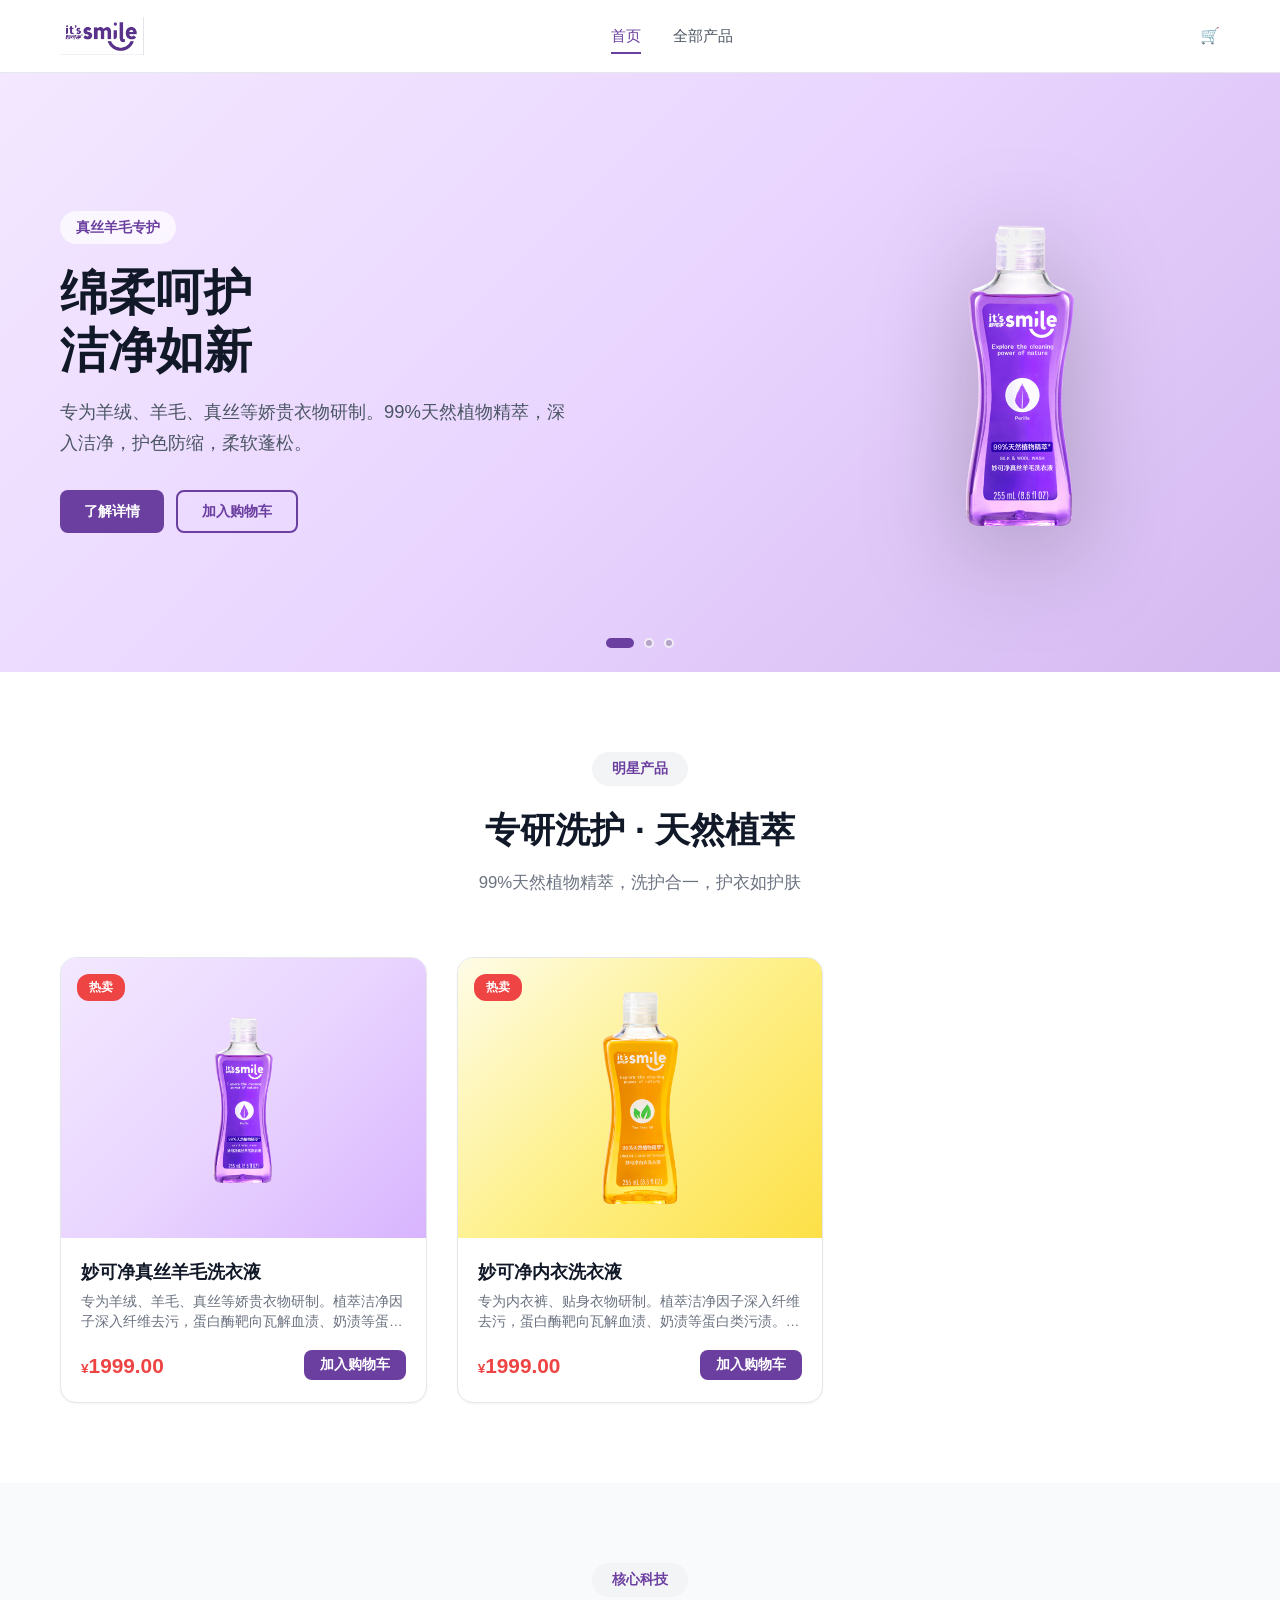
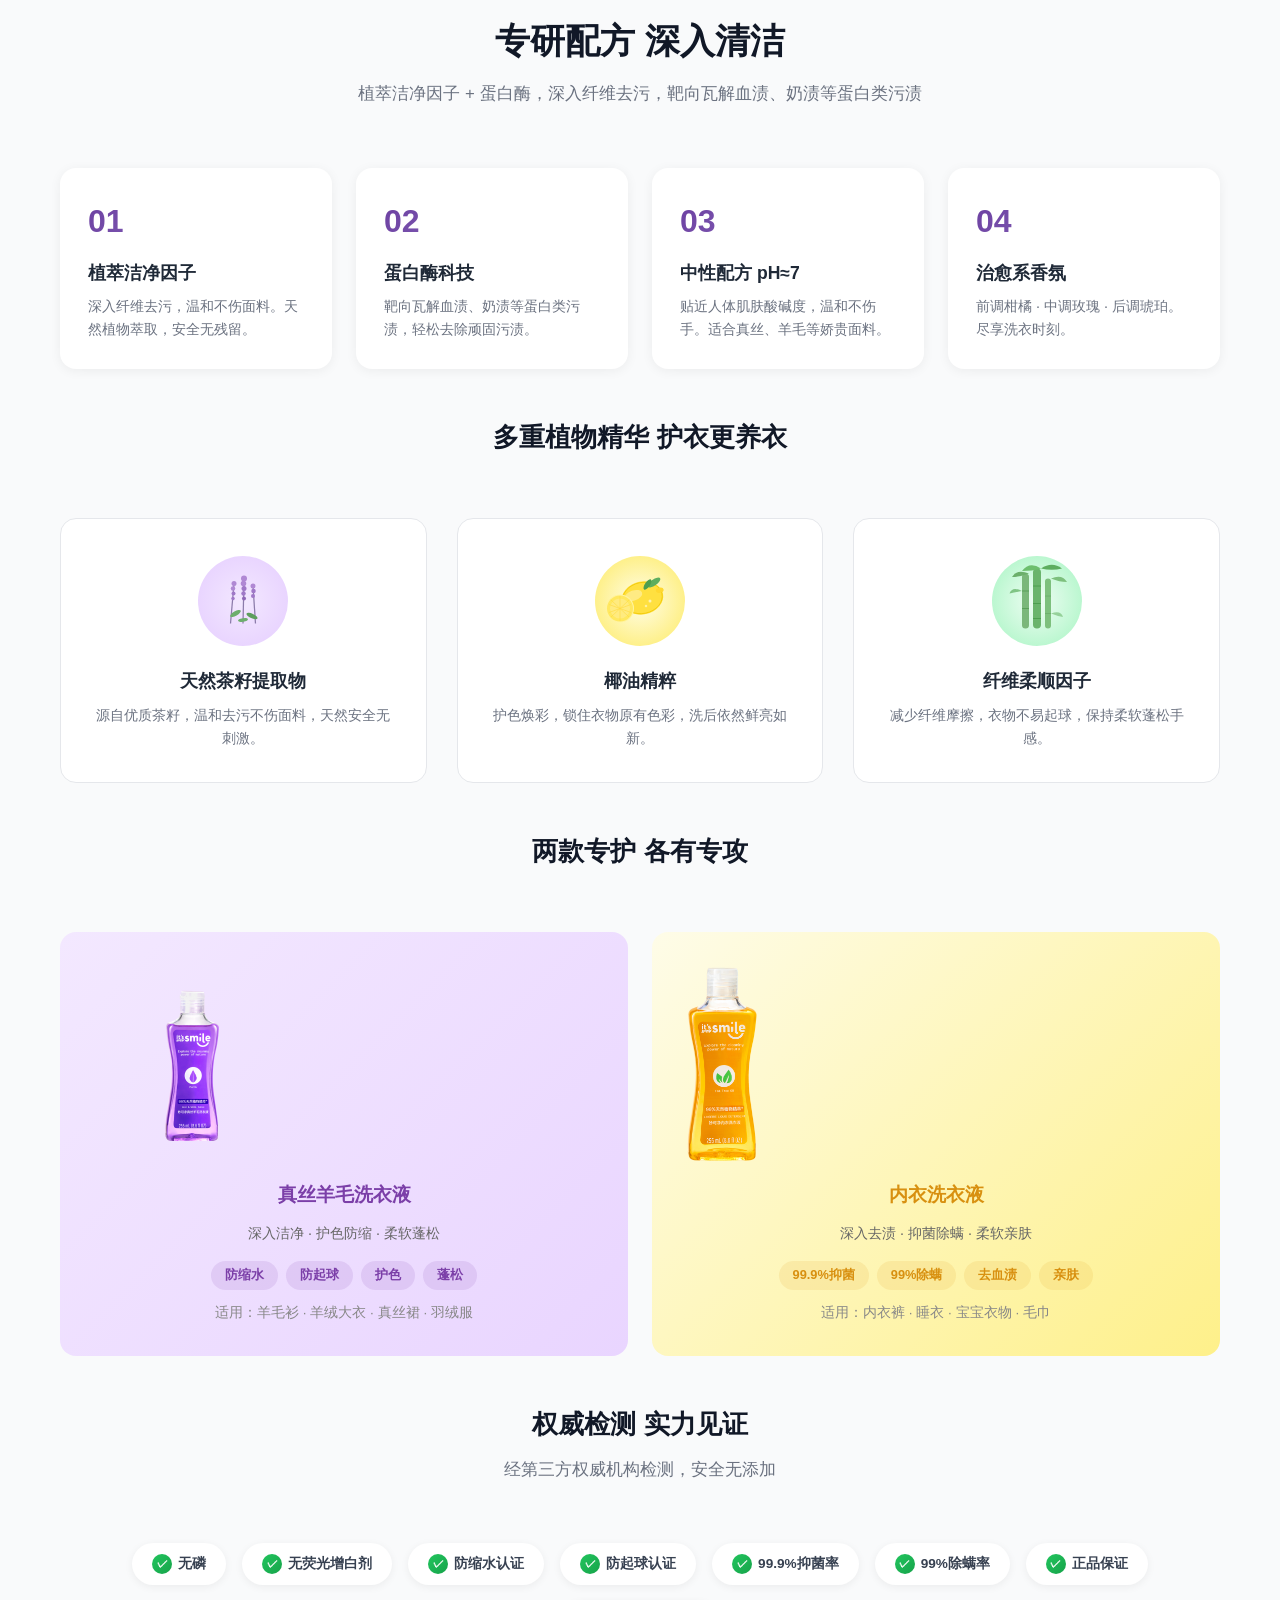
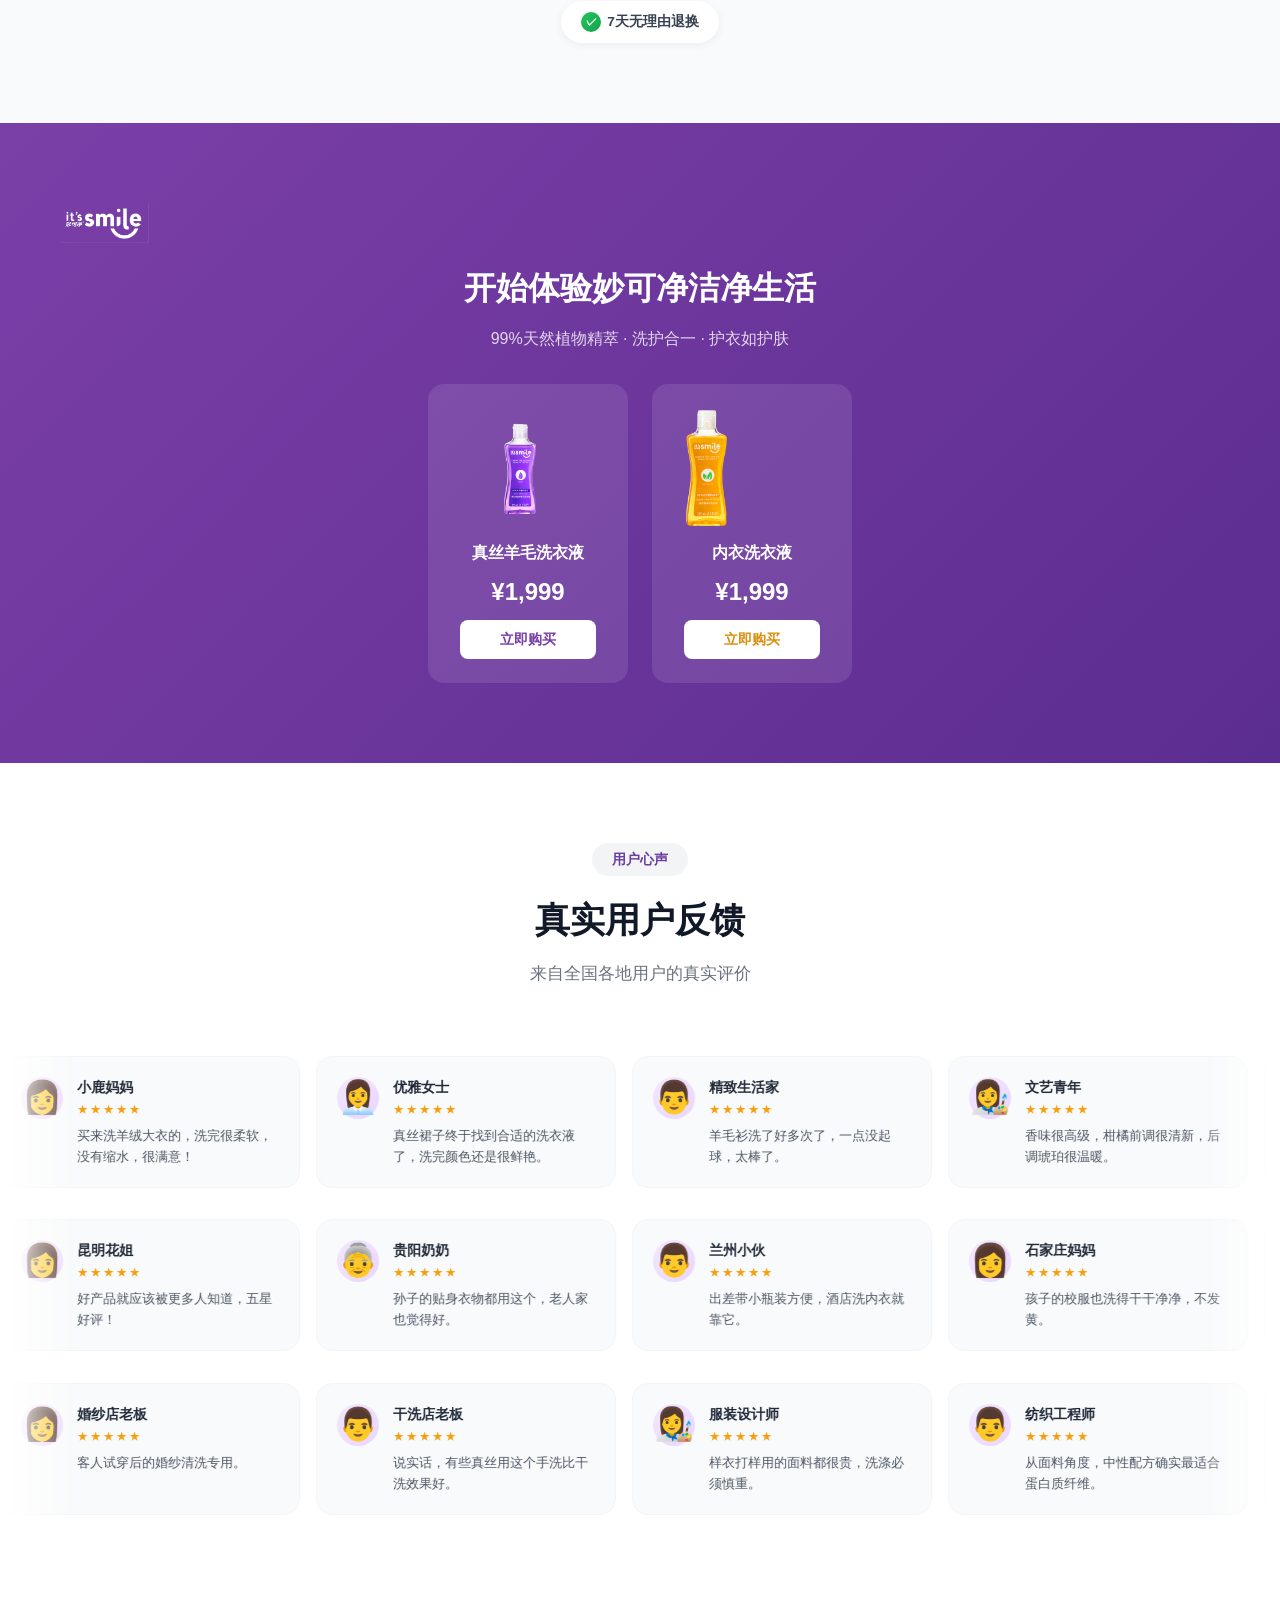
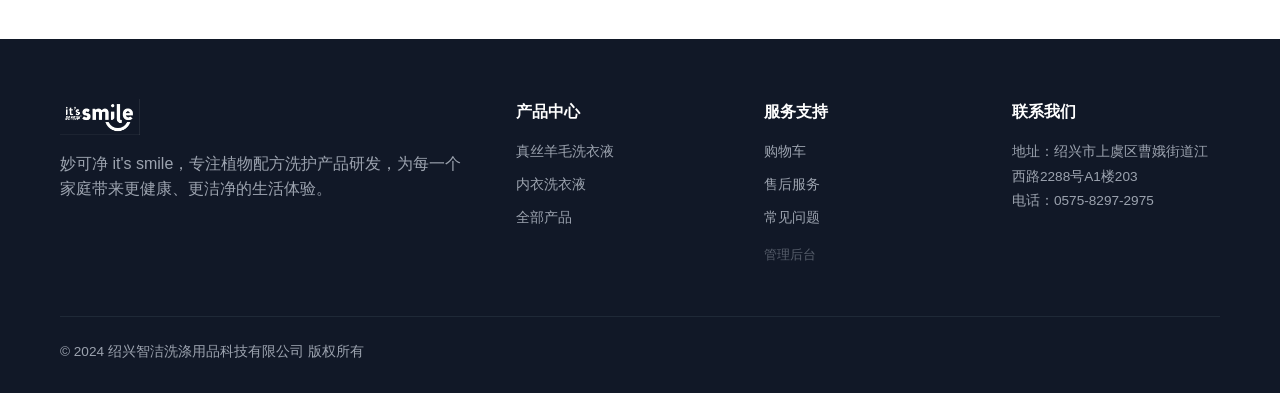
<file: index.html>
<!DOCTYPE html>
<html lang="zh-CN">
<head>
  <meta charset="UTF-8">
  <meta name="viewport" content="width=device-width, initial-scale=1.0">
  <title>妙可净 it's smile - Explore the cleaning power of nature</title>
  <meta name="description" content="妙可净 it's smile，99%天然植物精萃，专研真丝羊毛洗衣液与内衣洗衣液。深入洁净，温和呵护。">
  <link rel="stylesheet" href="css/style.css">
</head>
<body>
  <!-- Header -->
  <header class="header">
    <nav class="nav container">
      <a href="index.html" class="logo">
        <img src="images/logo-dark.png" alt="妙可净 it's smile" class="logo-img">
      </a>
      <div class="nav-links">
        <a href="index.html" class="active">首页</a>
        <a href="products.html">全部产品</a>
      </div>
      <div class="nav-actions">
        <a href="cart.html" class="cart-icon">🛒 <span class="cart-badge" id="cart-badge"></span></a>
      </div>
    </nav>
  </header>

  <!-- Hero Carousel -->
  <section class="hero" id="hero-carousel">
    <div class="hero-slides">
      <!-- Slide 1: 真丝羊毛洗衣液 -->
      <div class="hero-slide active" style="background:linear-gradient(135deg,#f3e8ff 0%,#e9d5ff 50%,#d4b8f0 100%);">
        <div class="container hero-content">
          <div class="hero-text">
            <span class="hero-tag">真丝羊毛专护</span>
            <h1 class="hero-title">绵柔呵护<br>洁净如新</h1>
            <p class="hero-desc">专为羊绒、羊毛、真丝等娇贵衣物研制。99%天然植物精萃，深入洁净，护色防缩，柔软蓬松。</p>
            <div style="display:flex;gap:12px;margin-top:24px;">
              <a href="product-detail.html?id=1" class="btn btn-primary">了解详情</a>
              <button class="btn btn-outline" onclick="cart.addItem(1)">加入购物车</button>
            </div>
          </div>
          <div class="hero-image">
            <img src="images/product-purple.png" alt="妙可净真丝羊毛洗衣液" class="hero-product-img">
          </div>
        </div>
      </div>
      <!-- Slide 2: 内衣洗衣液 -->
      <div class="hero-slide" style="background:linear-gradient(135deg,#fefce8 0%,#fef08a 50%,#fde047 100%);">
        <div class="container hero-content">
          <div class="hero-text">
            <span class="hero-tag">贴身衣物专护</span>
            <h1 class="hero-title">去血渍<br>抑菌除螨</h1>
            <p class="hero-desc">专为内衣裤、贴身衣物研制。99%天然植物精萃，深入去渍，99.9%抑菌，99%除螨。</p>
            <div style="display:flex;gap:12px;margin-top:24px;">
              <a href="product-detail.html?id=2" class="btn btn-primary">了解详情</a>
              <button class="btn btn-outline" onclick="cart.addItem(2)">加入购物车</button>
            </div>
          </div>
          <div class="hero-image">
            <img src="images/product-yellow.png" alt="妙可净内衣洗衣液" class="hero-product-img">
          </div>
        </div>
      </div>
      <!-- Slide 3: 双产品 -->
      <div class="hero-slide" style="background:linear-gradient(135deg,#f8f4ff 0%,#ede9fe 50%,#e0d4f5 100%);">
        <div class="container hero-content">
          <div class="hero-text">
            <span class="hero-tag">99%天然植物精萃</span>
            <h1 class="hero-title">妙可净<br>洁净生活</h1>
            <p class="hero-desc">Explore the cleaning power of nature. 洗护合一，护衣如护肤。中性配方pH≈7，温和不伤手。</p>
            <div style="display:flex;gap:12px;margin-top:24px;">
              <a href="products.html" class="btn btn-primary">查看全部产品</a>
            </div>
          </div>
          <div class="hero-image" style="display:flex;gap:0;">
            <img src="images/product-yellow.png" alt="妙可净内衣洗衣液" class="hero-product-img" style="height:340px;transform:translateX(20px);">
            <img src="images/product-purple.png" alt="妙可净真丝羊毛洗衣液" class="hero-product-img" style="height:340px;transform:translateX(-20px);">
          </div>
        </div>
      </div>
    </div>
    <div class="hero-dots" id="hero-dots"></div>
  </section>

  <!-- 产品展示 -->
  <section class="section" style="background:white;">
    <div class="container">
      <div class="section-header">
        <span class="section-tag">明星产品</span>
        <h2 class="section-title">专研洗护 · 天然植萃</h2>
        <p class="section-desc">99%天然植物精萃，洗护合一，护衣如护肤</p>
      </div>
      <div class="products-grid" id="featured-products"></div>
    </div>
  </section>

  <!-- ========== 产品功能详情合并区 ========== -->
  <section class="section" style="background:var(--gray-50);">
    <div class="container">
      <div class="section-header">
        <span class="section-tag">核心科技</span>
        <h2 class="section-title">专研配方 深入清洁</h2>
        <p class="section-desc">植萃洁净因子 + 蛋白酶，深入纤维去污，靶向瓦解血渍、奶渍等蛋白类污渍</p>
      </div>

      <!-- 功能卡片网格 -->
      <div style="display:grid;grid-template-columns:repeat(auto-fit,minmax(260px,1fr));gap:24px;margin-bottom:48px;">
        <div class="feature-card-v2">
          <div class="feature-num">01</div>
          <h3>植萃洁净因子</h3>
          <p>深入纤维去污，温和不伤面料。天然植物萃取，安全无残留。</p>
        </div>
        <div class="feature-card-v2">
          <div class="feature-num">02</div>
          <h3>蛋白酶科技</h3>
          <p>靶向瓦解血渍、奶渍等蛋白类污渍，轻松去除顽固污渍。</p>
        </div>
        <div class="feature-card-v2">
          <div class="feature-num">03</div>
          <h3>中性配方 pH≈7</h3>
          <p>贴近人体肌肤酸碱度，温和不伤手。适合真丝、羊毛等娇贵面料。</p>
        </div>
        <div class="feature-card-v2">
          <div class="feature-num">04</div>
          <h3>治愈系香氛</h3>
          <p>前调柑橘 · 中调玫瑰 · 后调琥珀。尽享洗衣时刻。</p>
        </div>
      </div>

      <!-- 成分展示 -->
      <div class="section-header" style="margin-top:32px;">
        <h2 class="section-title" style="font-size:1.6rem;">多重植物精华 护衣更养衣</h2>
      </div>
      <div class="ingredients-grid">
        <div class="ingredient-card">
          <img src="images/ingredient-lavender.svg" alt="天然茶籽提取物" class="ingredient-img">
          <h3>天然茶籽提取物</h3>
          <p>源自优质茶籽，温和去污不伤面料，天然安全无刺激。</p>
        </div>
        <div class="ingredient-card">
          <img src="images/ingredient-lemon.svg" alt="椰油精粹" class="ingredient-img">
          <h3>椰油精粹</h3>
          <p>护色焕彩，锁住衣物原有色彩，洗后依然鲜亮如新。</p>
        </div>
        <div class="ingredient-card">
          <img src="images/ingredient-bamboo.svg" alt="纤维柔顺因子" class="ingredient-img">
          <h3>纤维柔顺因子</h3>
          <p>减少纤维摩擦，衣物不易起球，保持柔软蓬松手感。</p>
        </div>
      </div>

      <!-- 两款产品对比 -->
      <div style="margin-top:48px;">
        <div class="section-header">
          <h2 class="section-title" style="font-size:1.6rem;">两款专护 各有专攻</h2>
        </div>
        <div style="display:grid;grid-template-columns:repeat(auto-fit,minmax(300px,1fr));gap:24px;">
          <!-- 紫色款 -->
          <div style="background:linear-gradient(135deg,#f3e8ff,#e9d5ff);border-radius:16px;padding:32px;text-align:center;">
            <img src="images/product-purple.png" alt="真丝羊毛洗衣液" style="height:200px;margin-bottom:16px;">
            <h3 style="color:#7B3FA8;font-size:1.2rem;">真丝羊毛洗衣液</h3>
            <p style="color:#666;margin:12px 0 16px;font-size:0.9rem;">深入洁净 · 护色防缩 · 柔软蓬松</p>
            <div style="display:flex;flex-wrap:wrap;gap:8px;justify-content:center;">
              <span class="pain-tag purple">防缩水</span>
              <span class="pain-tag purple">防起球</span>
              <span class="pain-tag purple">护色</span>
              <span class="pain-tag purple">蓬松</span>
            </div>
            <div style="margin-top:12px;font-size:0.85rem;color:#888;">适用：羊毛衫 · 羊绒大衣 · 真丝裙 · 羽绒服</div>
          </div>
          <!-- 黄色款 -->
          <div style="background:linear-gradient(135deg,#fefce8,#fef08a);border-radius:16px;padding:32px;text-align:center;">
            <img src="images/product-yellow.png" alt="内衣洗衣液" style="height:200px;margin-bottom:16px;">
            <h3 style="color:#D89010;font-size:1.2rem;">内衣洗衣液</h3>
            <p style="color:#666;margin:12px 0 16px;font-size:0.9rem;">深入去渍 · 抑菌除螨 · 柔软亲肤</p>
            <div style="display:flex;flex-wrap:wrap;gap:8px;justify-content:center;">
              <span class="pain-tag yellow">99.9%抑菌</span>
              <span class="pain-tag yellow">99%除螨</span>
              <span class="pain-tag yellow">去血渍</span>
              <span class="pain-tag yellow">亲肤</span>
            </div>
            <div style="margin-top:12px;font-size:0.85rem;color:#888;">适用：内衣裤 · 睡衣 · 宝宝衣物 · 毛巾</div>
          </div>
        </div>
      </div>

      <!-- 权威认证 -->
      <div style="margin-top:48px;">
        <div class="section-header">
          <h2 class="section-title" style="font-size:1.6rem;">权威检测 实力见证</h2>
          <p class="section-desc">经第三方权威机构检测，安全无添加</p>
        </div>
        <div style="display:flex;flex-wrap:wrap;gap:16px;justify-content:center;">
          <div class="cert-badge">无磷</div>
          <div class="cert-badge">无荧光增白剂</div>
          <div class="cert-badge">防缩水认证</div>
          <div class="cert-badge">防起球认证</div>
          <div class="cert-badge">99.9%抑菌率</div>
          <div class="cert-badge">99%除螨率</div>
          <div class="cert-badge">正品保证</div>
          <div class="cert-badge">7天无理由退换</div>
        </div>
      </div>
    </div>
  </section>

  <!-- ========== 销售/购买区 ========== -->
  <section class="section" style="background:linear-gradient(135deg,#7B3FA8,#5C2D91);color:white;text-align:center;">
    <div class="container">
      <img src="images/logo-white.png" alt="妙可净" style="height:40px;margin-bottom:20px;">
      <h2 style="font-size:2rem;font-weight:800;margin-bottom:12px;">开始体验妙可净洁净生活</h2>
      <p style="opacity:0.8;margin-bottom:32px;">99%天然植物精萃 · 洗护合一 · 护衣如护肤</p>
      <div style="display:flex;gap:24px;justify-content:center;flex-wrap:wrap;">
        <div style="background:rgba(255,255,255,0.1);border-radius:16px;padding:24px 32px;min-width:200px;">
          <img src="images/product-purple.png" alt="真丝羊毛洗衣液" style="height:120px;margin-bottom:12px;">
          <div style="font-size:1rem;font-weight:600;">真丝羊毛洗衣液</div>
          <div style="font-size:1.5rem;font-weight:800;margin:8px 0;">¥1,999</div>
          <button class="btn" style="background:white;color:#7B3FA8;font-weight:700;width:100%;" onclick="cart.addItem(1)">立即购买</button>
        </div>
        <div style="background:rgba(255,255,255,0.1);border-radius:16px;padding:24px 32px;min-width:200px;">
          <img src="images/product-yellow.png" alt="内衣洗衣液" style="height:120px;margin-bottom:12px;">
          <div style="font-size:1rem;font-weight:600;">内衣洗衣液</div>
          <div style="font-size:1.5rem;font-weight:800;margin:8px 0;">¥1,999</div>
          <button class="btn" style="background:white;color:#D89010;font-weight:700;width:100%;" onclick="cart.addItem(2)">立即购买</button>
        </div>
      </div>
    </div>
  </section>

  <!-- ========== 用户心声滚动区 ========== -->
  <section class="section" style="background:white;overflow:hidden;">
    <div class="container">
      <div class="section-header">
        <span class="section-tag">用户心声</span>
        <h2 class="section-title">真实用户反馈</h2>
        <p class="section-desc">来自全国各地用户的真实评价</p>
      </div>
    </div>
    <div class="reviews-scroll-wrapper">
      <div class="reviews-scroll-track" id="reviews-track-1"></div>
      <div class="reviews-scroll-track reverse" id="reviews-track-2"></div>
      <div class="reviews-scroll-track" id="reviews-track-3"></div>
    </div>
  </section>

  <!-- Footer -->
  <footer class="footer">
    <div class="container">
      <div class="footer-grid">
        <div class="footer-col">
          <img src="images/logo-white.png" alt="妙可净 it's smile" style="height:36px;margin-bottom:16px;">
          <p>妙可净 it's smile，专注植物配方洗护产品研发，为每一个家庭带来更健康、更洁净的生活体验。</p>
        </div>
        <div class="footer-col">
          <h4>产品中心</h4>
          <a href="product-detail.html?id=1">真丝羊毛洗衣液</a>
          <a href="product-detail.html?id=2">内衣洗衣液</a>
          <a href="products.html">全部产品</a>
        </div>
        <div class="footer-col">
          <h4>服务支持</h4>
          <a href="cart.html">购物车</a>
          <a href="#">售后服务</a>
          <a href="#">常见问题</a>
          <a href="admin.html" style="margin-top:16px;opacity:0.5;font-size:0.8rem;">管理后台</a>
        </div>
        <div class="footer-col">
          <h4>联系我们</h4>
          <p style="font-size:0.85rem;line-height:1.8;color:var(--gray-400);">
            地址：绍兴市上虞区曹娥街道江西路2288号A1楼203<br>
            电话：0575-8297-2975
          </p>
        </div>
      </div>
      <div class="footer-bottom">
        <span>&copy; 2024 绍兴智洁洗涤用品科技有限公司 版权所有</span>
      </div>
    </div>
  </footer>

  <script src="js/app.js"></script>
  <script>
    // Init
    renderProductCards('featured-products');

    // ========== 200+ User Reviews ==========
    const reviewData = [
      // 真丝羊毛洗衣液评价
      {n:'小鹿妈妈',a:'👩',r:'买来洗羊绒大衣的，洗完很柔软，没有缩水，很满意！'},
      {n:'优雅女士',a:'👩‍💼',r:'真丝裙子终于找到合适的洗衣液了，洗完颜色还是很鲜艳。'},
      {n:'精致生活家',a:'👨',r:'羊毛衫洗了好多次了，一点没起球，太棒了。'},
      {n:'文艺青年',a:'👩‍🎨',r:'香味很高级，柑橘前调很清新，后调琥珀很温暖。'},
      {n:'知性妈妈',a:'👩',r:'无荧光增白剂，给宝宝洗衣服也很放心。'},
      {n:'时尚达人',a:'👩‍💻',r:'洗完的衣服蓬蓬的，像刚买回来一样！'},
      {n:'温柔先生',a:'👨‍💼',r:'出差必带，酒店的洗衣液不敢用来洗真丝衬衫。'},
      {n:'居家主妇',a:'👩',r:'一瓶搞定羊毛、羊绒、真丝，不用买好几种了。'},
      {n:'品质追求者',a:'👨',r:'pH7中性配方，手洗一点都不伤手，好评。'},
      {n:'细心宝妈',a:'👩',r:'导流嘴设计很贴心，倒的时候不会洒出来。'},
      {n:'羊绒爱好者',a:'👩',r:'2000块的羊绒围巾，只敢用这个洗，效果很好。'},
      {n:'白领丽人',a:'👩‍💼',r:'同事推荐的，用了以后真的再也不想换别的了。'},
      {n:'洁癖先生',a:'👨',r:'洗完的衣服闻起来很舒服，不是那种刺鼻的香精味。'},
      {n:'年轻妈妈',a:'👩',r:'怀孕期间对气味很敏感，这个完全没问题，很温和。'},
      {n:'品牌体验官',a:'👩‍💻',r:'包装精美，送人也很有面子。'},
      {n:'居家达人',a:'👨',r:'浸泡5分钟就能洗干净，省时省力。'},
      {n:'真丝控',a:'👩',r:'终于不用手洗真丝了，轻柔模式机洗完全OK。'},
      {n:'护衣专家',a:'👨',r:'用了半年了，衣服颜色一点没褪，固色效果杠杠的。'},
      {n:'环保主义者',a:'👩',r:'无磷配方，对环境友好，支持！'},
      {n:'精明主妇',a:'👩',r:'看着小瓶，其实很耐用，一点点就泡沫很丰富。'},
      // 内衣洗衣液评价
      {n:'爱干净女生',a:'👩',r:'血渍一泡就掉了，以前用别的怎么搓都搓不干净！'},
      {n:'健康妈咪',a:'👩',r:'99.9%抑菌率，给全家人洗内衣都用这个。'},
      {n:'过敏体质',a:'👩',r:'皮肤容易过敏，用这个洗内衣再也没有过不适。'},
      {n:'宝妈首选',a:'👩',r:'宝宝的贴身衣物都用它洗，安全放心。'},
      {n:'单身贵族',a:'👨',r:'一个人住，内衣洗衣液+真丝羊毛液两瓶搞定所有。'},
      {n:'运动达人',a:'👨',r:'运动内衣上的汗渍洗得很干净，没有残留味道。'},
      {n:'精致女孩',a:'👩',r:'蕾丝内衣洗完不变形，太感动了。'},
      {n:'二胎妈妈',a:'👩',r:'两个孩子的衣服都用它，除螨效果好，孩子不再过敏了。'},
      {n:'护理达人',a:'👩‍⚕️',r:'医院同事推荐的，对贴身衣物消毒杀菌很专业。'},
      {n:'大学生',a:'👩',r:'宿舍手洗内衣必备，泡一泡就干净了。'},
      {n:'新手爸爸',a:'👨',r:'老婆产后内衣上的奶渍，用这个一泡就干净。'},
      {n:'洁癖少女',a:'👩',r:'每次洗完都有淡淡的花香，穿着心情都好了。'},
      {n:'敏感肌',a:'👩',r:'中性配方真的不刺激，比超市买的温和太多了。'},
      {n:'独立女性',a:'👩‍💼',r:'出差也会带着，在外面也要保持贴身衣物的干净。'},
      {n:'养生达人',a:'👩',r:'除螨功能是真的有效，睡眠质量都好了。'},
      {n:'年轻白领',a:'👨',r:'内衣内裤单独洗，用专用的更放心。'},
      {n:'贴心妈妈',a:'👩',r:'给老人买的，他们用了也说好，温和不刺激。'},
      {n:'极简主义',a:'👩',r:'两瓶搞定全家衣物清洗，不需要买一堆瓶瓶罐罐。'},
      {n:'品控达人',a:'👨',r:'看了检测报告才买的，数据实打实。'},
      {n:'回头客',a:'👩',r:'第五次回购了，一直在用，一直很满意。'},
      // 更多混合评价
      {n:'时尚辣妈',a:'👩',r:'两款都买了，分开洗不同衣物，特别专业。'},
      {n:'实用主义',a:'👨',r:'价格不便宜，但用着确实好，一分价钱一分货。'},
      {n:'小清新',a:'👩',r:'瓶身设计很好看，放在洗手台也是一道风景。'},
      {n:'务实大叔',a:'👨',r:'老婆让买的，用了确实比普通洗衣液好很多。'},
      {n:'处女座',a:'👩',r:'成分表看了，确实没有乱七八糟的添加剂。'},
      {n:'科技宅',a:'👨',r:'蛋白酶去血渍的原理是对的，生物化学角度有效。'},
      {n:'文艺大姐',a:'👩',r:'琥珀后调太好闻了，衣服洗完第二天还有香味。'},
      {n:'精打细算',a:'👩',r:'用量很省，一瓶能用两个多月，算下来不贵。'},
      {n:'完美主义',a:'👨',r:'导流嘴真的不滴漏，这个细节给满分。'},
      {n:'幸福太太',a:'👩',r:'老公的真丝领带也可以洗，终于不用送干洗店了。'},
      {n:'小红书达人',a:'👩',r:'已经推荐给5个闺蜜了，都说好用！'},
      {n:'知乎大V',a:'👨',r:'研究了一下成分，茶籽提取物确实是温和的表面活性剂。'},
      {n:'淘宝达人',a:'👩',r:'买过无数洗衣液，这是真丝类衣物最好用的。'},
      {n:'北京白领',a:'👩‍💼',r:'冬天羊毛大衣不用送干洗了，自己在家就能洗。'},
      {n:'上海太太',a:'👩',r:'真丝被套洗了三次，一点没损伤，颜色依旧。'},
      {n:'广州妈妈',a:'👩',r:'南方潮湿，内衣容易滋生细菌，这个抑菌效果很好。'},
      {n:'成都小姐姐',a:'👩',r:'朋友从日本带回来的洗衣液都没这个好用。'},
      {n:'杭州小哥',a:'👨',r:'做丝绸生意的，客户送的衣服都用这个洗。'},
      {n:'深圳IT男',a:'👨‍💻',r:'作为一个直男，这是我唯一会主动回购的洗衣液。'},
      {n:'武汉大姐',a:'👩',r:'一开始觉得贵，用过之后觉得值了。'},
      {n:'重庆火锅妹',a:'👩',r:'吃火锅沾到真丝衣服上的油渍也能洗干净！'},
      {n:'南京教师',a:'👩',r:'推荐给学生家长了，给小朋友洗衣服特别合适。'},
      {n:'天津阿姨',a:'👩',r:'退休了讲究生活品质，这个洗衣液很高端。'},
      {n:'西安文人',a:'👨',r:'汉服爱好者必备，古装面料洗起来很放心。'},
      {n:'厦门小清新',a:'👩',r:'每次洗完都不舍得穿，太香了。'},
      {n:'长沙辣妈',a:'👩',r:'两个闺女的真丝公主裙全靠它了。'},
      {n:'哈尔滨姐姐',a:'👩',r:'冬天羽绒服也能洗，洗完蓬松度没变。'},
      {n:'苏州绣娘',a:'👩',r:'刺绣真丝旗袍洗了也不会拉丝，好评。'},
      {n:'青岛渔家女',a:'👩',r:'海边潮湿，衣服容易发霉，用它洗完清清爽爽。'},
      {n:'大连白领',a:'👩‍💼',r:'开会穿的真丝衬衫，每次都用这个洗。'},
      {n:'昆明花姐',a:'👩',r:'好产品就应该被更多人知道，五星好评！'},
      {n:'贵阳奶奶',a:'👵',r:'孙子的贴身衣物都用这个，老人家也觉得好。'},
      {n:'兰州小伙',a:'👨',r:'出差带小瓶装方便，酒店洗内衣就靠它。'},
      {n:'石家庄妈妈',a:'👩',r:'孩子的校服也洗得干干净净，不发黄。'},
      {n:'太原大姐',a:'👩',r:'婆婆看了成分表都放心，给新生儿洗衣服。'},
      {n:'合肥小哥',a:'👨',r:'男生也需要好的内衣洗衣液，穿着舒服很重要。'},
      {n:'福州太太',a:'👩',r:'真丝睡衣洗了无数次还是滑溜溜的，赞！'},
      {n:'南昌阿姨',a:'👩',r:'女儿推荐的，用了以后再也不想用超市的了。'},
      {n:'海口辣妈',a:'👩',r:'热带地区内衣要勤洗，这个抑菌效果让我放心。'},
      {n:'呼和浩特',a:'👩',r:'蒙古族同事推荐的，洗羊毛毡也很好用。'},
      {n:'银川大姐',a:'👩',r:'枸杞汁溅到真丝围巾上，泡了一会就洗掉了。'},
      {n:'拉萨旅行',a:'👨',r:'高原上带着洗贴身衣物，安全放心。'},
      {n:'乌鲁木齐',a:'👩',r:'新疆棉的衣服也可以洗，一瓶多用。'},
      {n:'三亚度假',a:'👩',r:'度假穿的真丝裙子都是自己手洗的，很方便。'},
      {n:'丽江客栈',a:'👩',r:'开民宿的，给客人提供的洗衣液就是这个。'},
      {n:'大理文青',a:'👩‍🎨',r:'扎染衣服用普通洗衣液会掉色，这个不会！'},
      {n:'桂林导游',a:'👨',r:'天天出汗的工作，内衣必须用专业的。'},
      {n:'婚礼策划',a:'👩',r:'新娘的婚纱我都推荐用这个洗，温和不伤。'},
      {n:'月嫂张姐',a:'👩',r:'专业月嫂推荐，新生儿衣物首选。'},
      {n:'瑜伽教练',a:'👩',r:'瑜伽服都是贴身穿的，必须用抑菌的。'},
      {n:'游泳健将',a:'👨',r:'泳衣也能洗，氯味去得很干净。'},
      {n:'登山爱好者',a:'👨',r:'冲锋衣的GORE-TEX面料也敢用它洗。'},
      {n:'马拉松跑者',a:'👨',r:'比赛服上的汗渍和血渍（磨脚），一泡就干净。'},
      {n:'舞蹈老师',a:'👩',r:'练功服又薄又透，普通洗衣液容易洗坏。'},
      {n:'画家太太',a:'👩',r:'老公画画弄到衣服上的颜料洗不掉，但汗渍血渍没问题。'},
      {n:'空姐小美',a:'👩',r:'制服里的真丝衬衣全靠它，同事都在用。'},
      {n:'幼儿园老师',a:'👩',r:'小朋友的衣服沾了各种东西，浸泡就能洗干净。'},
      {n:'退休教授',a:'👨',r:'一辈子穿真丝，这个是我用过最好的。'},
      {n:'新疆棉花农',a:'👨',r:'自家种的棉花做的衣服，也得好好洗。'},
      {n:'广东煲汤妈',a:'👩',r:'厨房沾上汤渍的围裙也能洗干净。'},
      {n:'东北大嫂',a:'👩',r:'貂皮大衣不敢用别的洗，这个中性配方放心。'},
      {n:'藏族姑娘',a:'👩',r:'洗藏袍上的酥油渍效果很好！'},
      {n:'苗族绣女',a:'👩',r:'手工刺绣的衣服洗完一点没变形。'},
      {n:'二次元少女',a:'👩',r:'cosplay的衣服面料各种各样，这个都能洗。'},
      {n:'汉服同袍',a:'👩',r:'明制汉服的真丝面料只敢用这个洗。'},
      {n:'Lolita爱好',a:'👩',r:'lo裙蕾丝很多，用这个洗不变形。'},
      {n:'JK制服控',a:'👩',r:'校供的裙子也洗得很干净。'},
      {n:'旗袍迷',a:'👩',r:'每条旗袍都是心头好，只信任妙可净。'},
      {n:'西装定制',a:'👨',r:'定制西装的内衬是真丝的，当然用最好的。'},
      {n:'领带收藏',a:'👨',r:'上百条领带都用这个洗，一点没褪色。'},
      {n:'睡衣控',a:'👩',r:'真丝睡衣用了两年还是滑溜溜的。'},
      {n:'香水达人',a:'👩',r:'洗衣液的香调比我的香水还好闻哈哈。'},
      {n:'室内设计',a:'👩',r:'真丝窗帘也用它洗，客户都夸干净。'},
      {n:'花艺师',a:'👩',r:'花粉弄到衣服上经常洗不掉，这个可以。'},
      {n:'咖啡师',a:'👨',r:'咖啡渍弄到白色内衣上，泡半小时洗掉了。'},
      {n:'面包师',a:'👩',r:'面粉和奶油的混合污渍也洗得干净。'},
      {n:'理发师',a:'👩',r:'染发剂弄到内衣上很难洗，这个效果不错。'},
      {n:'美甲师',a:'👩',r:'指甲油弄到袖口，泡一泡就掉了！'},
      {n:'摄影师',a:'👨',r:'户外拍摄出汗多，内衣洗衣液是刚需。'},
      {n:'调酒师',a:'👨',r:'酒渍洒到衬衫上，回家泡一泡就干净了。'},
      {n:'钢琴老师',a:'👩',r:'演出服都是真丝的，这个洗起来很放心。'},
      {n:'甜品师',a:'👩',r:'奶油和糖渍沾到衣服上，一泡就掉。'},
      {n:'外卖骑手',a:'👨',r:'每天都出汗，内衣要天天洗，这个抑菌好。'},
      {n:'护士小姐',a:'👩‍⚕️',r:'医院工作，贴身衣物的消毒杀菌最重要。'},
      {n:'老中医',a:'👨',r:'中草药成分看着放心，温和不刺激。'},
      {n:'程序员',a:'👨‍💻',r:'996加班，至少让贴身衣物干净舒服一点。'},
      {n:'产品经理',a:'👩‍💻',r:'从用户体验角度，这瓶洗衣液设计满分。'},
      {n:'设计师',a:'👩‍🎨',r:'包装审美在线，功能也没让人失望。'},
      {n:'律师太太',a:'👩',r:'老公的西装衬衫全靠它，省了干洗费。'},
      {n:'医生先生',a:'👨‍⚕️',r:'从专业角度看，中性pH对衣物和皮肤都好。'},
      {n:'银行职员',a:'👩',r:'每天穿制服，贴身的衬衣必须洗干净。'},
      {n:'餐厅老板',a:'👨',r:'员工制服也用这个洗，干净卫生。'},
      {n:'酒店经理',a:'👩',r:'VIP客房配的就是妙可净。'},
      {n:'航空公司',a:'👩',r:'给空乘人员集体采购的。'},
      {n:'幼教工作者',a:'👩',r:'园里小朋友的午睡被单用它洗。'},
      {n:'养老院',a:'👩',r:'老人皮肤敏感，用温和的洗衣液更安心。'},
      {n:'宠物医生',a:'👨',r:'不含荧光增白剂，万一宠物接触也不怕。'},
      {n:'健身教练',a:'👨',r:'运动内衣出汗多，抑菌除螨是刚需。'},
      {n:'主播小姐姐',a:'👩',r:'真丝礼服穿一次就要洗，还好有它。'},
      {n:'模特经纪',a:'👩',r:'模特的服装维护全靠这个了。'},
      {n:'婚纱店老板',a:'👩',r:'客人试穿后的婚纱清洗专用。'},
      {n:'干洗店老板',a:'👨',r:'说实话，有些真丝用这个手洗比干洗效果好。'},
      {n:'服装设计师',a:'👩‍🎨',r:'样衣打样用的面料都很贵，洗涤必须慎重。'},
      {n:'纺织工程师',a:'👨',r:'从面料角度，中性配方确实最适合蛋白质纤维。'},
      {n:'洗衣店店主',a:'👩',r:'高端衣物的洗涤用它，客户很满意。'},
      {n:'收纳达人',a:'👩',r:'换季衣物洗干净存放，来年拿出来还是香的。'},
      {n:'二手衣商',a:'👩',r:'vintage真丝衣物用它洗完焕然一新。'},
      {n:'古着爱好者',a:'👩',r:'年份很久的真丝旗袍也敢洗，没有损伤。'},
      {n:'博物馆修复',a:'👩',r:'虽然工作用的是专业药剂，但自己衣服用这个。'},
      {n:'织布奶奶',a:'👵',r:'自己织的丝绸也舍不得用差的洗衣液。'},
      {n:'满意顾客',a:'👩',r:'已经是第十次回购了，一家人都在用！'},
      {n:'忠实用户',a:'👨',r:'用了三年了，品质一如既往的好。'},
      {n:'种草达人',a:'👩',r:'全网种草最多的洗衣液，名不虚传。'},
      {n:'品质生活',a:'👩',r:'贵一点没关系，衣服穿得更久才是省钱。'},
      {n:'减碳先锋',a:'👨',r:'无磷配方减少水污染，环保选择。'},
      {n:'极简达人',a:'👩',r:'家里只留两瓶洗衣液，就是妙可净这两款。'},
      {n:'品牌忠粉',a:'👩',r:'从第一次买就没换过其他品牌，实在太好用了。'},
      {n:'理性消费',a:'👨',r:'对比了十几个品牌的成分表，这个最靠谱。'},
      {n:'感性体验',a:'👩',r:'每次洗衣服都是一种享受，香味太治愈了。'},
      {n:'好物分享',a:'👩',r:'已推荐给20+好友，反馈都很好，继续安利！'},
    ];

    function renderReviews() {
      const t1 = document.getElementById('reviews-track-1');
      const t2 = document.getElementById('reviews-track-2');
      const t3 = document.getElementById('reviews-track-3');
      if (!t1) return;

      const chunk1 = reviewData.slice(0, 70);
      const chunk2 = reviewData.slice(70, 140);
      const chunk3 = reviewData.slice(140);

      function makeCards(arr) {
        // Duplicate for infinite scroll
        const items = arr.concat(arr);
        return items.map(r => `
          <div class="review-card">
            <div class="review-avatar">${r.a}</div>
            <div class="review-body">
              <div class="review-name">${r.n}</div>
              <div class="review-stars">★★★★★</div>
              <div class="review-text">${r.r}</div>
            </div>
          </div>
        `).join('');
      }

      t1.innerHTML = makeCards(chunk1);
      t2.innerHTML = makeCards(chunk2);
      t3.innerHTML = makeCards(chunk3);
    }

    renderReviews();
  </script>
</body>
</html>
</file>
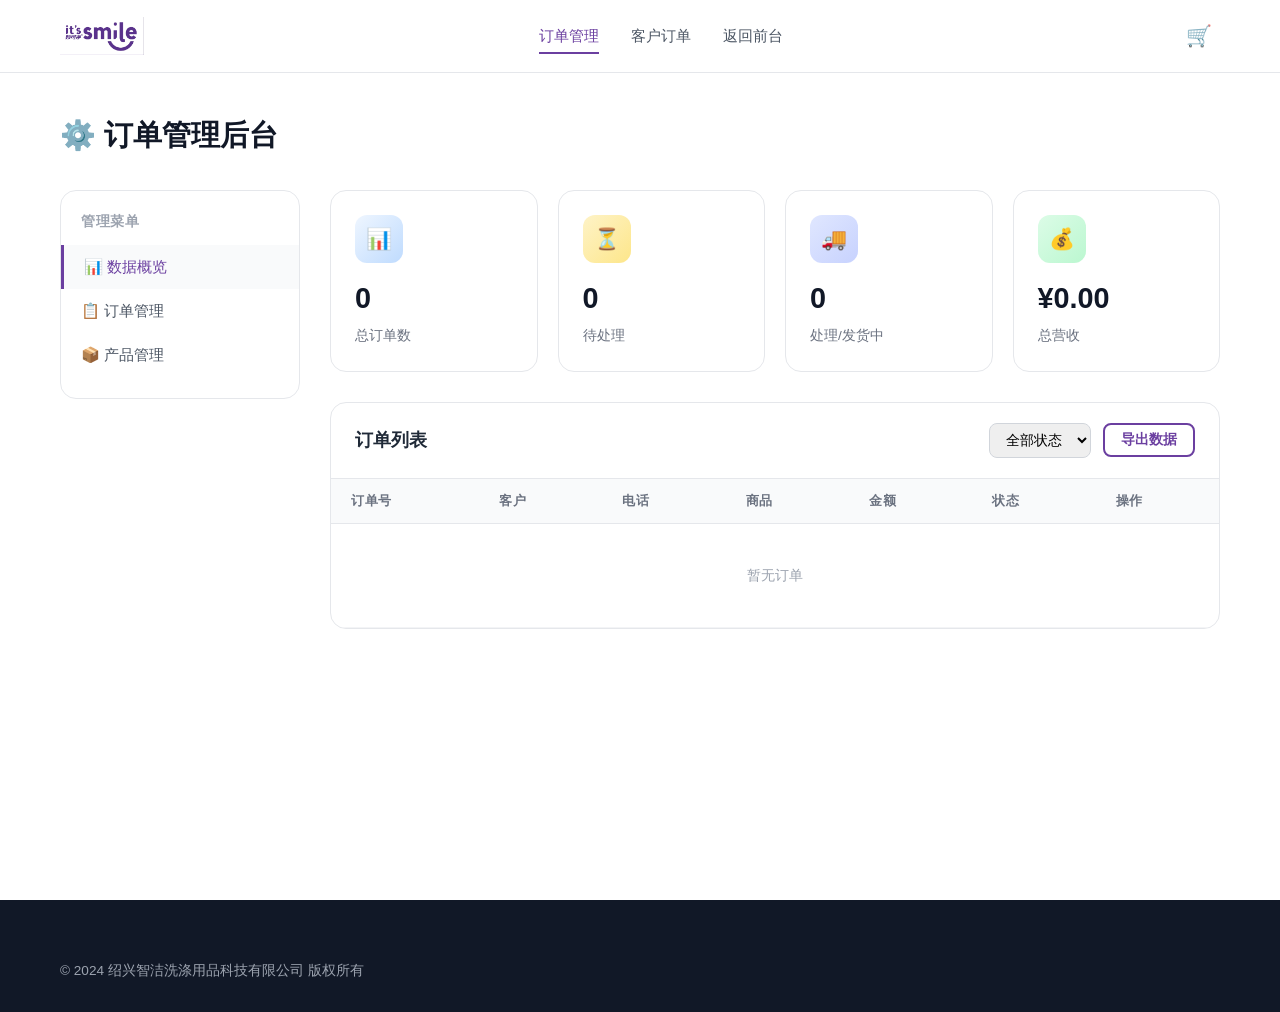
<file: admin.html>
<!DOCTYPE html>
<html lang="zh-CN">
<head>
  <meta charset="UTF-8">
  <meta name="viewport" content="width=device-width, initial-scale=1.0">
  <title>订单管理后台 - 妙可净后台</title>
  <link rel="stylesheet" href="css/style.css">
</head>
<body>

  <!-- Header -->
  <header class="header">
    <nav class="nav container">
      <a href="index.html" class="logo">
        <img src="images/logo-dark.png" alt="妙可净 it's smile" class="logo-img">
      </a>
      <div class="nav-links">
        <a href="admin.html" class="active">订单管理</a>
        <a href="orders.html">客户订单</a>
        <a href="index.html">返回前台</a>
      </div>
      <div class="nav-actions">
        <a href="cart.html" class="cart-btn">🛒 <span class="cart-badge"></span></a>
        <button class="mobile-toggle" onclick="document.querySelector('.nav-links').classList.toggle('mobile-open')">☰</button>
      </div>
    </nav>
  </header>

  <!-- Admin Page -->
  <div class="admin-page">
    <div class="container">
      <h1 class="page-title">⚙️ 订单管理后台</h1>

      <div class="admin-layout">
        <!-- Sidebar -->
        <aside class="admin-sidebar">
          <h3>管理菜单</h3>
          <nav class="admin-nav">
            <a href="#" class="active" onclick="showAdminSection('dashboard')">📊 数据概览</a>
            <a href="#" onclick="showAdminSection('orders')">📋 订单管理</a>
            <a href="#" onclick="showAdminSection('products')">📦 产品管理</a>
          </nav>
        </aside>

        <!-- Main Content -->
        <div class="admin-content">
          <!-- Stats -->
          <div class="admin-stats">
            <div class="stat-card">
              <div class="stat-icon" style="background:linear-gradient(135deg,#eff6ff,#bfdbfe);color:#2563eb;">📊</div>
              <div class="stat-value" id="stat-total">0</div>
              <div class="stat-label">总订单数</div>
            </div>
            <div class="stat-card">
              <div class="stat-icon" style="background:linear-gradient(135deg,#fef3c7,#fde68a);color:#d97706;">⏳</div>
              <div class="stat-value" id="stat-pending">0</div>
              <div class="stat-label">待处理</div>
            </div>
            <div class="stat-card">
              <div class="stat-icon" style="background:linear-gradient(135deg,#e0e7ff,#c7d2fe);color:#4f46e5;">🚚</div>
              <div class="stat-value" id="stat-processing">0</div>
              <div class="stat-label">处理/发货中</div>
            </div>
            <div class="stat-card">
              <div class="stat-icon" style="background:linear-gradient(135deg,#dcfce7,#bbf7d0);color:#16a34a;">💰</div>
              <div class="stat-value" id="stat-revenue">¥0.00</div>
              <div class="stat-label">总营收</div>
            </div>
          </div>

          <!-- Orders Table -->
          <div class="admin-table-wrap">
            <div class="admin-table-header">
              <h3>订单列表</h3>
              <div class="admin-table-filters">
                <select id="admin-status-filter" onchange="renderAdminOrders(this.value)">
                  <option value="all">全部状态</option>
                  <option value="pending">待处理</option>
                  <option value="processing">处理中</option>
                  <option value="shipped">已发货</option>
                  <option value="delivered">已完成</option>
                  <option value="cancelled">已取消</option>
                </select>
                <button class="btn btn-sm btn-outline" onclick="exportOrders()">导出数据</button>
              </div>
            </div>
            <div style="overflow-x:auto;">
              <table class="admin-table">
                <thead>
                  <tr>
                    <th>订单号</th>
                    <th>客户</th>
                    <th>电话</th>
                    <th>商品</th>
                    <th>金额</th>
                    <th>状态</th>
                    <th>操作</th>
                  </tr>
                </thead>
                <tbody id="admin-orders-tbody">
                  <!-- Rendered by JS -->
                </tbody>
              </table>
            </div>
          </div>
        </div>
      </div>
    </div>
  </div>

  <!-- Order Detail Modal -->
  <div class="modal-overlay" id="order-detail-modal" onclick="if(event.target===this)closeModal('order-detail-modal')">
    <div class="modal">
      <div class="modal-header">
        <h2>订单详情</h2>
        <button class="modal-close" onclick="closeModal('order-detail-modal')">✕</button>
      </div>
      <div id="order-detail-content">
        <!-- Rendered by JS -->
      </div>
    </div>
  </div>

  <!-- Footer -->
  <footer class="footer">
    <div class="container">
      <div class="footer-bottom" style="border-top:none;padding-top:0;">
        <span>&copy; 2024 绍兴智洁洗涤用品科技有限公司 版权所有</span>
      </div>
    </div>
  </footer>

  <script src="js/app.js"></script>
  <script>
    function showAdminSection(section) {
      // Update nav active state
      document.querySelectorAll('.admin-nav a').forEach(a => a.classList.remove('active'));
      event.target.classList.add('active');

      if (section === 'products') {
        showToast('产品管理功能开发中', 'info');
      }
    }

    function exportOrders() {
      const orders = orderManager.orders;
      if (orders.length === 0) {
        showToast('暂无订单数据可导出', 'error');
        return;
      }

      // Generate CSV
      const headers = ['订单号', '客户姓名', '电话', '地址', '商品', '金额', '状态', '下单时间'];
      const rows = orders.map(o => [
        o.id,
        o.customer.name,
        o.customer.phone,
        `${o.customer.province} ${o.customer.city} ${o.customer.address}`,
        o.items.map(i => `${i.name}x${i.quantity}`).join('; '),
        o.total.toFixed(2),
        getStatusText(o.status),
        formatDate(o.createdAt)
      ]);

      const csvContent = '\uFEFF' + [headers, ...rows].map(r =>
        r.map(cell => `"${String(cell).replace(/"/g, '""')}"`).join(',')
      ).join('\n');

      const blob = new Blob([csvContent], { type: 'text/csv;charset=utf-8;' });
      const url = URL.createObjectURL(blob);
      const link = document.createElement('a');
      link.href = url;
      link.download = `妙可净订单_${new Date().toISOString().slice(0,10)}.csv`;
      link.click();
      URL.revokeObjectURL(url);
      showToast('订单数据已导出');
    }
  </script>
</body>
</html>
</file>
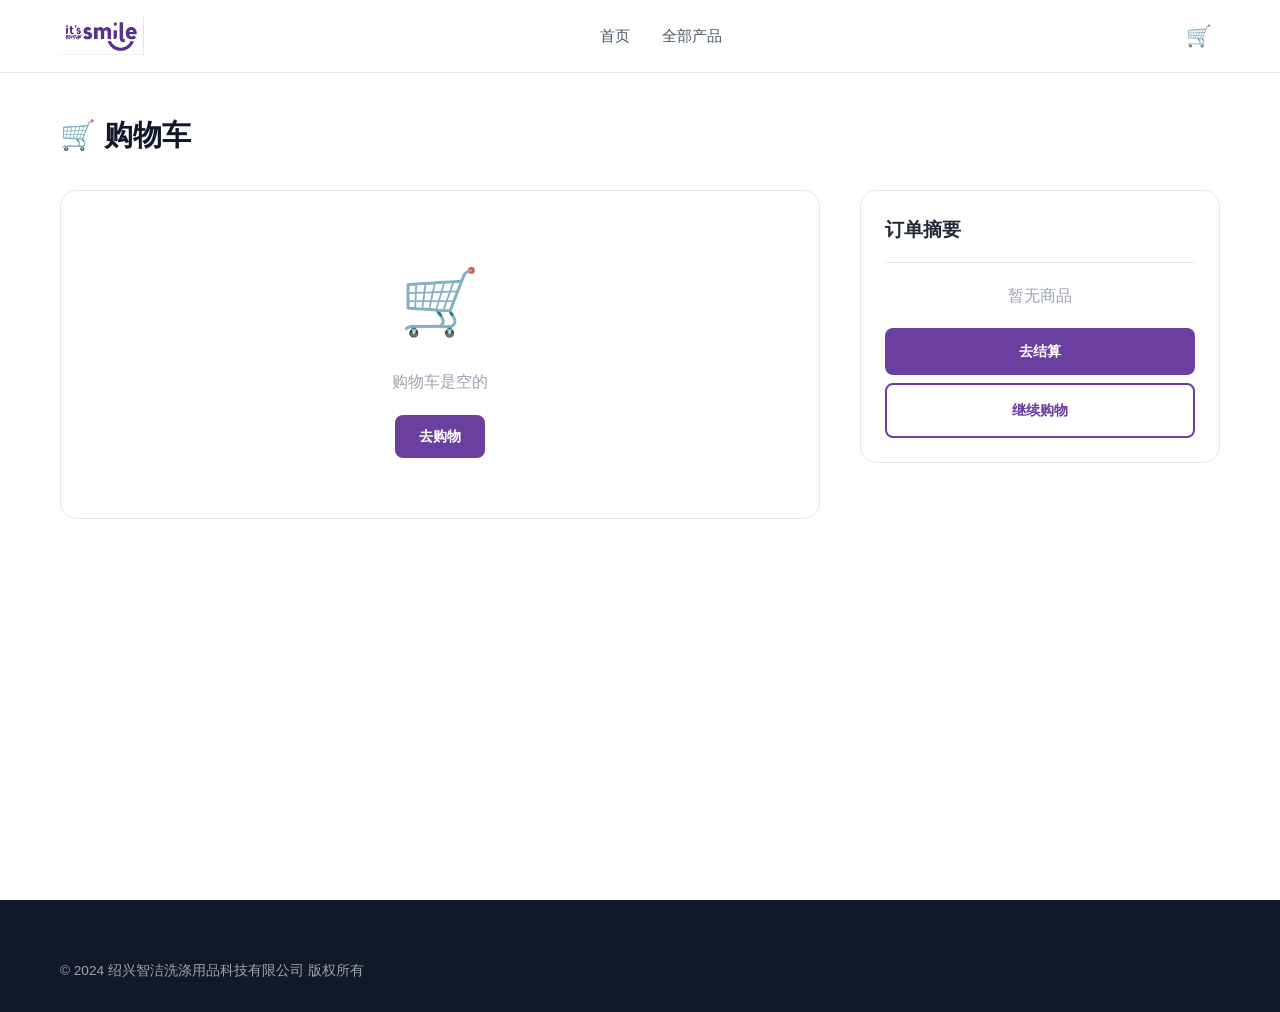
<file: cart.html>
<!DOCTYPE html>
<html lang="zh-CN">
<head>
  <meta charset="UTF-8">
  <meta name="viewport" content="width=device-width, initial-scale=1.0">
  <title>购物车 - 妙可净 it's smile</title>
  <link rel="stylesheet" href="css/style.css">
</head>
<body>

  <!-- Header -->
  <header class="header">
    <nav class="nav container">
      <a href="index.html" class="logo">
        <img src="images/logo-dark.png" alt="妙可净 it's smile" class="logo-img">
      </a>
      <div class="nav-links">
        <a href="index.html">首页</a>
        <a href="products.html">全部产品</a>
      </div>
      <div class="nav-actions">
        <a href="cart.html" class="cart-btn" style="color:var(--primary);">🛒 <span class="cart-badge"></span></a>
        <button class="mobile-toggle" onclick="document.querySelector('.nav-links').classList.toggle('mobile-open')">☰</button>
      </div>
    </nav>
  </header>

  <!-- Cart Page -->
  <div class="cart-page">
    <div class="container">
      <h1 class="page-title">🛒 购物车</h1>
      <div class="cart-layout">
        <div class="cart-items" id="cart-items">
          <!-- Rendered by JS -->
        </div>
        <div class="cart-summary">
          <h3>订单摘要</h3>
          <div id="cart-summary-content">
            <!-- Rendered by JS -->
          </div>
          <button class="btn btn-primary checkout-btn" onclick="proceedToCheckout()">去结算</button>
          <a href="products.html" class="btn btn-outline checkout-btn" style="margin-top:8px;">继续购物</a>
        </div>
      </div>
    </div>
  </div>

  <!-- Footer -->
  <footer class="footer">
    <div class="container">
      <div class="footer-bottom" style="border-top:none;padding-top:0;">
        <span>&copy; 2024 绍兴智洁洗涤用品科技有限公司 版权所有</span>
      </div>
    </div>
  </footer>

  <script src="js/app.js"></script>
</body>
</html>
</file>
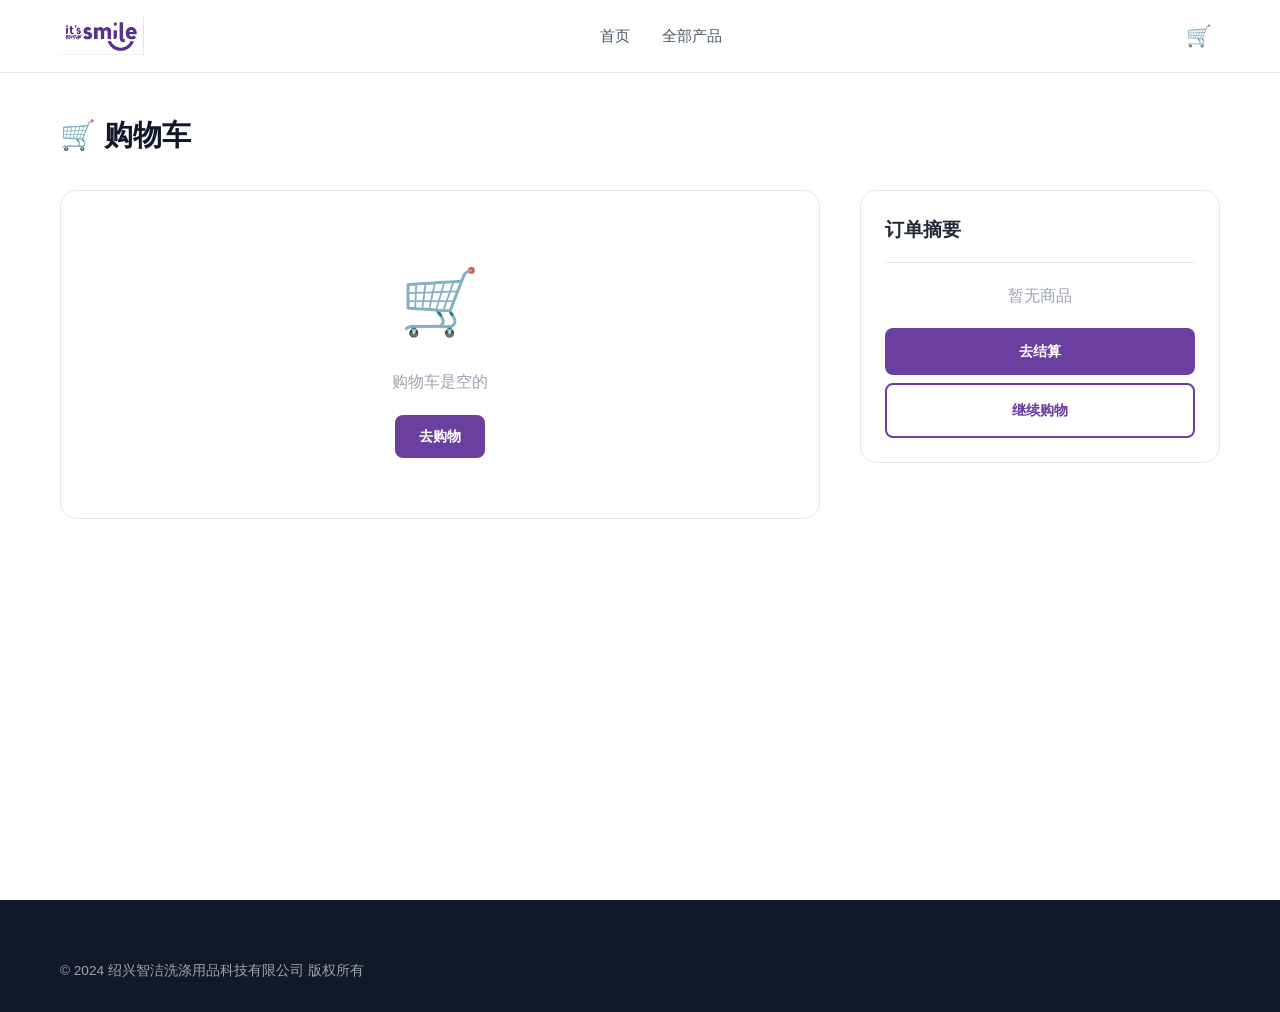
<file: checkout.html>
<!DOCTYPE html>
<html lang="zh-CN">
<head>
  <meta charset="UTF-8">
  <meta name="viewport" content="width=device-width, initial-scale=1.0">
  <title>结算 - 妙可净 it's smile</title>
  <link rel="stylesheet" href="css/style.css">
</head>
<body>

  <!-- Header -->
  <header class="header">
    <nav class="nav container">
      <a href="index.html" class="logo">
        <img src="images/logo-dark.png" alt="妙可净 it's smile" class="logo-img">
      </a>
      <div class="nav-links">
        <a href="index.html">首页</a>
        <a href="products.html">全部产品</a>
      </div>
      <div class="nav-actions">
        <a href="cart.html" class="cart-btn">🛒 <span class="cart-badge"></span></a>
        <button class="mobile-toggle" onclick="document.querySelector('.nav-links').classList.toggle('mobile-open')">☰</button>
      </div>
    </nav>
  </header>

  <!-- Checkout Page -->
  <div class="checkout-page">
    <div class="container">
      <h1 class="page-title">📋 确认订单</h1>
      <form onsubmit="submitOrder(event)">
        <div class="checkout-layout">
          <div>
            <!-- Shipping Info -->
            <div class="form-section">
              <h3>📍 收货信息</h3>
              <div class="form-row">
                <div class="form-group">
                  <label>收货人姓名 *</label>
                  <input type="text" name="name" placeholder="请输入收货人姓名" required>
                </div>
                <div class="form-group">
                  <label>手机号码 *</label>
                  <input type="tel" name="phone" placeholder="请输入11位手机号码" required pattern="1\d{10}">
                </div>
              </div>
              <div class="form-row">
                <div class="form-group">
                  <label>省份</label>
                  <select name="province">
                    <option value="">请选择省份</option>
                    <option value="浙江省">浙江省</option>
                    <option value="江苏省">江苏省</option>
                    <option value="上海市">上海市</option>
                    <option value="安徽省">安徽省</option>
                    <option value="福建省">福建省</option>
                    <option value="江西省">江西省</option>
                    <option value="山东省">山东省</option>
                    <option value="广东省">广东省</option>
                    <option value="湖北省">湖北省</option>
                    <option value="湖南省">湖南省</option>
                    <option value="河南省">河南省</option>
                    <option value="河北省">河北省</option>
                    <option value="北京市">北京市</option>
                    <option value="天津市">天津市</option>
                    <option value="重庆市">重庆市</option>
                    <option value="四川省">四川省</option>
                    <option value="其他">其他</option>
                  </select>
                </div>
                <div class="form-group">
                  <label>城市</label>
                  <input type="text" name="city" placeholder="请输入城市">
                </div>
              </div>
              <div class="form-group">
                <label>详细地址 *</label>
                <textarea name="address" rows="3" placeholder="请输入详细收货地址（街道、门牌号等）" required></textarea>
              </div>
              <div class="form-group">
                <label>订单备注</label>
                <textarea name="note" rows="2" placeholder="如有特殊要求，请在此备注"></textarea>
              </div>
            </div>

            <!-- Payment -->
            <div class="form-section">
              <h3>💳 支付方式</h3>
              <div style="display:flex;gap:12px;flex-wrap:wrap;">
                <label style="display:flex;align-items:center;gap:8px;padding:16px 24px;border:2px solid var(--primary);border-radius:var(--radius);cursor:pointer;background:var(--gray-50);">
                  <input type="radio" name="payment" value="wechat" checked style="width:auto;">
                  <span style="font-weight:600;">微信支付</span>
                </label>
                <label style="display:flex;align-items:center;gap:8px;padding:16px 24px;border:2px solid var(--gray-200);border-radius:var(--radius);cursor:pointer;">
                  <input type="radio" name="payment" value="alipay" style="width:auto;">
                  <span style="font-weight:600;">支付宝</span>
                </label>
                <label style="display:flex;align-items:center;gap:8px;padding:16px 24px;border:2px solid var(--gray-200);border-radius:var(--radius);cursor:pointer;">
                  <input type="radio" name="payment" value="cod" style="width:auto;">
                  <span style="font-weight:600;">货到付款</span>
                </label>
              </div>
            </div>
          </div>

          <!-- Order Summary -->
          <div>
            <div class="cart-summary">
              <h3>订单商品</h3>
              <div id="checkout-order-items">
                <!-- Rendered by JS -->
              </div>
              <div id="checkout-total" style="margin-top:16px;">
                <!-- Rendered by JS -->
              </div>
              <button type="submit" class="btn btn-primary checkout-btn">提交订单</button>
              <a href="cart.html" class="btn btn-outline checkout-btn" style="margin-top:8px;">返回购物车</a>
              <p style="font-size:0.8rem;color:var(--gray-400);text-align:center;margin-top:12px;">提交订单即表示您同意我们的服务条款</p>
            </div>
          </div>
        </div>
      </form>
    </div>
  </div>

  <!-- Footer -->
  <footer class="footer">
    <div class="container">
      <div class="footer-bottom" style="border-top:none;padding-top:0;">
        <span>&copy; 2024 绍兴智洁洗涤用品科技有限公司 版权所有</span>
      </div>
    </div>
  </footer>

  <script src="js/app.js"></script>
</body>
</html>
</file>
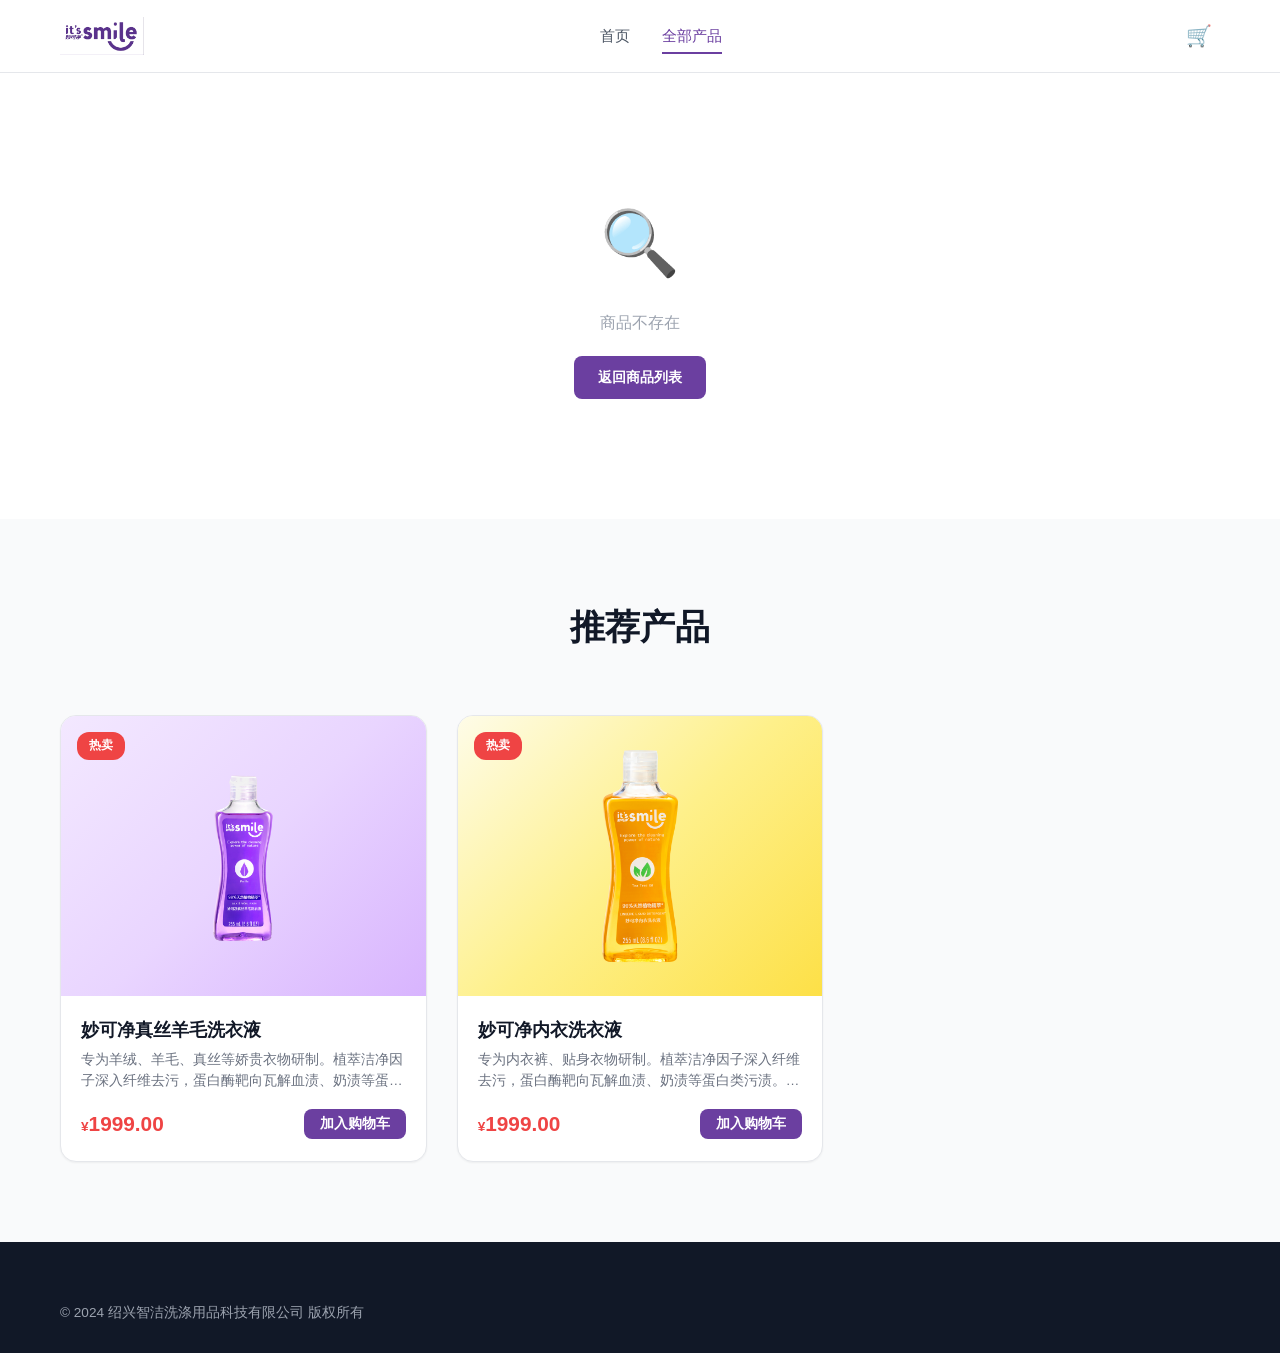
<file: product-detail.html>
<!DOCTYPE html>
<html lang="zh-CN">
<head>
  <meta charset="UTF-8">
  <meta name="viewport" content="width=device-width, initial-scale=1.0">
  <title>产品详情 - 妙可净 it's smile</title>
  <link rel="stylesheet" href="css/style.css">
</head>
<body>

  <!-- Header -->
  <header class="header">
    <nav class="nav container">
      <a href="index.html" class="logo">
        <img src="images/logo-dark.png" alt="妙可净 it's smile" class="logo-img">
      </a>
      <div class="nav-links">
        <a href="index.html">首页</a>
        <a href="products.html" class="active">全部产品</a>
      </div>
      <div class="nav-actions">
        <a href="cart.html" class="cart-btn">🛒 <span class="cart-badge"></span></a>
        <button class="mobile-toggle" onclick="document.querySelector('.nav-links').classList.toggle('mobile-open')">☰</button>
      </div>
    </nav>
  </header>

  <!-- Product Detail -->
  <div class="product-detail">
    <div class="container" id="product-detail-container">
      <!-- Rendered by JS -->
    </div>
  </div>

  <!-- Related Products -->
  <section class="section" style="background:var(--gray-50);">
    <div class="container">
      <div class="section-header">
        <h2 class="section-title">推荐产品</h2>
      </div>
      <div class="products-grid" id="related-products"></div>
    </div>
  </section>

  <!-- Footer -->
  <footer class="footer">
    <div class="container">
      <div class="footer-bottom" style="border-top:none;padding-top:0;">
        <span>&copy; 2024 绍兴智洁洗涤用品科技有限公司 版权所有</span>
      </div>
    </div>
  </footer>

  <script src="js/app.js"></script>
  <script>
    document.addEventListener('DOMContentLoaded', () => {
      // Render related products (exclude current)
      const params = new URLSearchParams(window.location.search);
      const currentId = parseInt(params.get('id'));
      const relatedIds = PRODUCTS.filter(p => p.id !== currentId).slice(0, 3).map(p => p.id);
      renderProductCards('related-products', relatedIds);
    });
  </script>
</body>
</html>
</file>
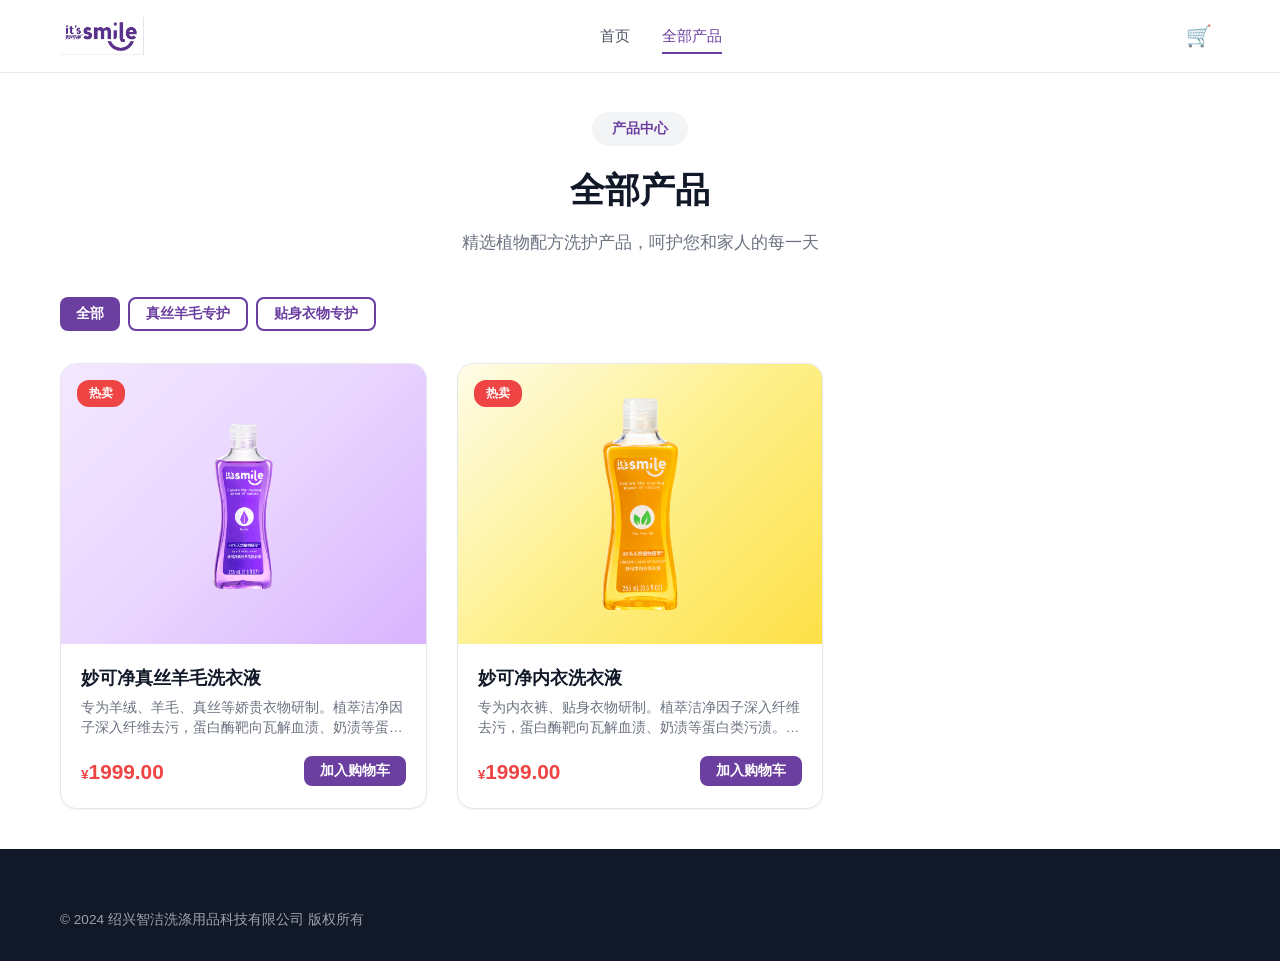
<file: products.html>
<!DOCTYPE html>
<html lang="zh-CN">
<head>
  <meta charset="UTF-8">
  <meta name="viewport" content="width=device-width, initial-scale=1.0">
  <title>全部产品 - 妙可净 it's smile</title>
  <link rel="stylesheet" href="css/style.css">
</head>
<body>

  <!-- Header -->
  <header class="header">
    <nav class="nav container">
      <a href="index.html" class="logo">
        <img src="images/logo-dark.png" alt="妙可净 it's smile" class="logo-img">
      </a>
      <div class="nav-links">
        <a href="index.html">首页</a>
        <a href="products.html" class="active">全部产品</a>
      </div>
      <div class="nav-actions">
        <a href="cart.html" class="cart-btn">🛒 <span class="cart-badge"></span></a>
        <button class="mobile-toggle" onclick="document.querySelector('.nav-links').classList.toggle('mobile-open')">☰</button>
      </div>
    </nav>
  </header>

  <!-- Products Page -->
  <div style="margin-top:72px;padding:40px 0;">
    <div class="container">
      <div class="section-header" style="margin-bottom:40px;">
        <span class="section-tag">产品中心</span>
        <h2 class="section-title">全部产品</h2>
        <p class="section-desc">精选植物配方洗护产品，呵护您和家人的每一天</p>
      </div>

      <!-- Filter -->
      <div style="display:flex;gap:8px;margin-bottom:32px;flex-wrap:wrap;">
        <button class="btn btn-primary btn-sm" onclick="filterProducts('all')" data-filter="all">全部</button>
        <button class="btn btn-outline btn-sm" onclick="filterProducts('silk-wool')" data-filter="silk-wool">真丝羊毛专护</button>
        <button class="btn btn-outline btn-sm" onclick="filterProducts('lingerie')" data-filter="lingerie">贴身衣物专护</button>
      </div>

      <div class="products-grid" id="all-products"></div>
    </div>
  </div>

  <!-- Footer -->
  <footer class="footer">
    <div class="container">
      <div class="footer-bottom" style="border-top:none;padding-top:0;">
        <span>&copy; 2024 绍兴智洁洗涤用品科技有限公司 版权所有</span>
      </div>
    </div>
  </footer>

  <script src="js/app.js"></script>
  <script>
    function filterProducts(category) {
      const container = document.getElementById('all-products');
      const products = category === 'all'
        ? PRODUCTS
        : PRODUCTS.filter(p => p.category === category);

      // Update button states
      document.querySelectorAll('[data-filter]').forEach(btn => {
        if (btn.dataset.filter === category) {
          btn.className = 'btn btn-primary btn-sm';
        } else {
          btn.className = 'btn btn-outline btn-sm';
        }
      });

      container.innerHTML = products.map(p => `
        <div class="product-card" onclick="window.location.href='product-detail.html?id=${p.id}'">
          <div class="product-card-image ${getColorClass(p.color)}">
            ${p.badge ? `<span class="product-badge ${getBadgeClass(p.badge)}">${getBadgeText(p.badge)}</span>` : ''}
            <img class="product-card-img" src="images/product-${p.color === 'lavender' ? 'purple' : 'yellow'}.png" alt="${p.name}">
          </div>
          <div class="product-card-body">
            <div class="product-card-title">${p.name}</div>
            <div class="product-card-desc">${p.description}</div>
            <div class="product-card-footer">
              <div class="product-price">
                <span class="currency">¥</span>${formatPrice(p.price)}
                ${p.originalPrice ? `<span class="original">¥${formatPrice(p.originalPrice)}</span>` : ''}
              </div>
              <button class="btn btn-primary btn-sm" onclick="event.stopPropagation(); cart.addItem(${p.id})">加入购物车</button>
            </div>
          </div>
        </div>
      `).join('');

      if (products.length === 0) {
        container.innerHTML = '<div class="cart-empty"><p>该分类暂无产品</p></div>';
      }
    }
  </script>
</body>
</html>
</file>
<file: css/style.css>
/* ==========================================
   绍兴智洁洗涤用品科技有限公司 - 官方网站
   Design inspired by pg.com.cn
   ========================================== */

/* --- Reset & Base --- */
*, *::before, *::after {
  margin: 0;
  padding: 0;
  box-sizing: border-box;
}

:root {
  --primary: #6B3FA0;
  --primary-light: #9B7FCC;
  --primary-dark: #4A2D70;
  --secondary: #F5A623;
  --secondary-light: #FFD080;
  --secondary-dark: #C47F0A;
  --accent-green: #5DAE5F;
  --white: #ffffff;
  --gray-50: #f9fafb;
  --gray-100: #f3f4f6;
  --gray-200: #e5e7eb;
  --gray-300: #d1d5db;
  --gray-400: #9ca3af;
  --gray-500: #6b7280;
  --gray-600: #4b5563;
  --gray-700: #374151;
  --gray-800: #1f2937;
  --gray-900: #111827;
  --danger: #ef4444;
  --success: #22c55e;
  --warning: #f59e0b;
  --info: #3b82f6;
  --shadow-sm: 0 1px 2px rgba(0,0,0,0.05);
  --shadow: 0 4px 6px -1px rgba(0,0,0,0.1);
  --shadow-lg: 0 10px 25px -3px rgba(0,0,0,0.1);
  --shadow-xl: 0 20px 40px -5px rgba(0,0,0,0.15);
  --radius: 8px;
  --radius-lg: 16px;
  --transition: all 0.3s ease;
}

html {
  scroll-behavior: smooth;
  font-size: 16px;
}

body {
  font-family: -apple-system, BlinkMacSystemFont, "PingFang SC", "Microsoft YaHei", "Helvetica Neue", Arial, sans-serif;
  color: var(--gray-800);
  background: var(--white);
  line-height: 1.6;
  overflow-x: hidden;
}

a {
  color: inherit;
  text-decoration: none;
  transition: var(--transition);
}

img {
  max-width: 100%;
  height: auto;
  display: block;
}

ul, ol {
  list-style: none;
}

button {
  cursor: pointer;
  border: none;
  font-family: inherit;
  font-size: inherit;
  transition: var(--transition);
}

input, select, textarea {
  font-family: inherit;
  font-size: inherit;
  border: 1px solid var(--gray-300);
  border-radius: var(--radius);
  padding: 10px 14px;
  outline: none;
  transition: var(--transition);
}

input:focus, select:focus, textarea:focus {
  border-color: var(--primary);
  box-shadow: 0 0 0 3px rgba(107, 63, 160, 0.15);
}

.container {
  max-width: 1200px;
  margin: 0 auto;
  padding: 0 20px;
}

/* --- Header & Navigation --- */
.header {
  position: fixed;
  top: 0;
  left: 0;
  right: 0;
  z-index: 1000;
  background: rgba(255,255,255,0.97);
  backdrop-filter: blur(12px);
  border-bottom: 1px solid var(--gray-200);
  transition: var(--transition);
}

.header.scrolled {
  box-shadow: var(--shadow);
}

.nav {
  display: flex;
  align-items: center;
  justify-content: space-between;
  height: 72px;
}

.logo {
  display: flex;
  align-items: center;
  gap: 12px;
  font-size: 1.25rem;
  font-weight: 700;
  color: var(--primary);
}

/* Logo image handled by .logo-img class */

.nav-links {
  display: flex;
  align-items: center;
  gap: 32px;
}

.nav-links a {
  font-size: 0.95rem;
  font-weight: 500;
  color: var(--gray-600);
  position: relative;
  padding: 4px 0;
}

.nav-links a:hover,
.nav-links a.active {
  color: var(--primary);
}

.nav-links a::after {
  content: '';
  position: absolute;
  bottom: -2px;
  left: 0;
  width: 0;
  height: 2px;
  background: var(--primary);
  transition: var(--transition);
}

.nav-links a:hover::after,
.nav-links a.active::after {
  width: 100%;
}

.nav-actions {
  display: flex;
  align-items: center;
  gap: 16px;
}

.cart-btn {
  position: relative;
  background: none;
  font-size: 1.3rem;
  color: var(--gray-600);
  padding: 8px;
}

.cart-btn:hover {
  color: var(--primary);
}

.cart-badge {
  position: absolute;
  top: 2px;
  right: 0;
  background: var(--danger);
  color: white;
  font-size: 0.65rem;
  font-weight: 700;
  min-width: 18px;
  height: 18px;
  border-radius: 9px;
  display: flex;
  align-items: center;
  justify-content: center;
  padding: 0 4px;
}

.cart-badge:empty,
.cart-badge[data-count="0"] {
  display: none;
}

.btn {
  display: inline-flex;
  align-items: center;
  justify-content: center;
  gap: 8px;
  padding: 10px 24px;
  border-radius: var(--radius);
  font-weight: 600;
  font-size: 0.9rem;
  transition: var(--transition);
}

.btn-primary {
  background: var(--primary);
  color: white;
}

.btn-primary:hover {
  background: var(--primary-dark);
  transform: translateY(-1px);
  box-shadow: var(--shadow);
}

.btn-secondary {
  background: var(--secondary);
  color: white;
}

.btn-secondary:hover {
  background: var(--secondary-dark);
  transform: translateY(-1px);
}

.btn-outline {
  background: transparent;
  border: 2px solid var(--primary);
  color: var(--primary);
}

.btn-outline:hover {
  background: var(--primary);
  color: white;
}

.btn-sm {
  padding: 6px 16px;
  font-size: 0.85rem;
}

.btn-lg {
  padding: 14px 36px;
  font-size: 1rem;
}

.btn-danger {
  background: var(--danger);
  color: white;
}

.btn-danger:hover {
  background: #dc2626;
}

.btn-success {
  background: var(--success);
  color: white;
}

.btn-success:hover {
  background: #16a34a;
}

/* Mobile menu */
.mobile-toggle {
  display: none;
  background: none;
  font-size: 1.5rem;
  color: var(--gray-700);
  padding: 8px;
}

/* --- Hero Section --- */
.hero {
  margin-top: 72px;
  position: relative;
  overflow: hidden;
}

.hero-slides {
  position: relative;
  height: 600px;
}

.hero-slide {
  position: absolute;
  inset: 0;
  opacity: 0;
  transition: opacity 0.8s ease;
  display: flex;
  align-items: center;
}

.hero-slide.active {
  opacity: 1;
  z-index: 1;
}

.hero-content {
  display: flex;
  align-items: center;
  justify-content: space-between;
  gap: 40px;
  width: 100%;
}

.hero-text {
  flex: 1;
  max-width: 520px;
}

.hero-tag {
  display: inline-block;
  padding: 6px 16px;
  background: rgba(255,255,255,0.7);
  border-radius: 20px;
  font-size: 0.85rem;
  font-weight: 600;
  color: var(--primary);
  margin-bottom: 20px;
  backdrop-filter: blur(4px);
}

.hero-title {
  font-size: 3rem;
  font-weight: 800;
  line-height: 1.2;
  margin-bottom: 16px;
  color: var(--gray-900);
}

.hero-slide-yellow .hero-title {
  color: var(--gray-900);
}

.hero-desc {
  font-size: 1.15rem;
  color: var(--gray-600);
  margin-bottom: 32px;
  line-height: 1.7;
}

.hero-btns {
  display: flex;
  gap: 16px;
}

.hero-image {
  flex-shrink: 0;
  display: flex;
  align-items: center;
  justify-content: center;
}

.hero-product-visual {
  width: 300px;
  height: 380px;
  border-radius: 20px;
  display: flex;
  align-items: center;
  justify-content: center;
  font-size: 1.1rem;
  font-weight: 600;
  color: white;
  text-align: center;
  position: relative;
  overflow: hidden;
}

.hero-product-visual.purple {
  background: linear-gradient(180deg, #9B6FCF 0%, #7B4FB0 50%, #5C2D91 100%);
  box-shadow: 0 20px 60px rgba(107, 63, 160, 0.3);
}

.hero-product-visual.yellow {
  background: linear-gradient(180deg, #FFD060 0%, #F5A623 50%, #E08F00 100%);
  box-shadow: 0 20px 60px rgba(245, 166, 35, 0.3);
}

.hero-product-visual .product-label {
  position: absolute;
  bottom: 30px;
  left: 0;
  right: 0;
  text-align: center;
  font-size: 1.2rem;
  text-shadow: 0 2px 4px rgba(0,0,0,0.2);
}

.hero-product-visual .bottle-shape {
  width: 120px;
  height: 220px;
  border-radius: 20px 20px 30px 30px;
  position: relative;
}

.hero-product-visual .bottle-shape::before {
  content: '';
  position: absolute;
  top: -20px;
  left: 50%;
  transform: translateX(-50%);
  width: 40px;
  height: 25px;
  border-radius: 6px 6px 0 0;
}

.hero-product-visual.purple .bottle-shape {
  background: linear-gradient(180deg, #B088D4, #8B5FC0);
}

.hero-product-visual.purple .bottle-shape::before {
  background: #7B4FB0;
}

.hero-product-visual.yellow .bottle-shape {
  background: linear-gradient(180deg, #FFD86B, #F0A020);
}

.hero-product-visual.yellow .bottle-shape::before {
  background: #E09000;
}

.hero-dots {
  position: absolute;
  bottom: 30px;
  left: 50%;
  transform: translateX(-50%);
  display: flex;
  gap: 10px;
  z-index: 10;
}

.hero-dot {
  width: 12px;
  height: 12px;
  border-radius: 50%;
  background: rgba(255,255,255,0.5);
  border: 2px solid rgba(255,255,255,0.8);
  cursor: pointer;
  transition: var(--transition);
}

.hero-dot.active {
  background: var(--primary);
  border-color: var(--primary);
  width: 32px;
  border-radius: 6px;
}

.hero-arrow {
  position: absolute;
  top: 50%;
  transform: translateY(-50%);
  z-index: 10;
  width: 48px;
  height: 48px;
  border-radius: 50%;
  background: rgba(255,255,255,0.8);
  border: none;
  font-size: 1.2rem;
  color: var(--gray-700);
  display: flex;
  align-items: center;
  justify-content: center;
  cursor: pointer;
  transition: var(--transition);
}

.hero-arrow:hover {
  background: white;
  box-shadow: var(--shadow);
}

.hero-arrow.prev {
  left: 20px;
}

.hero-arrow.next {
  right: 20px;
}

/* --- Section Styles --- */
.section {
  padding: 80px 0;
}

.section-header {
  text-align: center;
  margin-bottom: 60px;
}

.section-tag {
  display: inline-block;
  padding: 6px 20px;
  background: var(--gray-100);
  border-radius: 20px;
  font-size: 0.85rem;
  font-weight: 600;
  color: var(--primary);
  margin-bottom: 16px;
}

.section-title {
  font-size: 2.2rem;
  font-weight: 800;
  color: var(--gray-900);
  margin-bottom: 12px;
}

.section-desc {
  font-size: 1.05rem;
  color: var(--gray-500);
  max-width: 600px;
  margin: 0 auto;
}

/* --- Brand Story --- */
.brand-story {
  background: var(--gray-50);
}

.brand-grid {
  display: grid;
  grid-template-columns: 1fr 1fr;
  gap: 60px;
  align-items: center;
}

.brand-image {
  border-radius: var(--radius-lg);
  overflow: hidden;
  height: 400px;
  background: linear-gradient(135deg, var(--primary-light), var(--primary));
  display: flex;
  align-items: center;
  justify-content: center;
  position: relative;
}

.brand-image-inner {
  text-align: center;
  color: white;
  padding: 40px;
}

.brand-image-inner .brand-year {
  font-size: 4rem;
  font-weight: 800;
  opacity: 0.3;
  margin-bottom: -20px;
}

.brand-image-inner .brand-name-large {
  font-size: 2.5rem;
  font-weight: 800;
}

.brand-info h3 {
  font-size: 1.8rem;
  font-weight: 700;
  margin-bottom: 20px;
  color: var(--gray-900);
}

.brand-info p {
  color: var(--gray-600);
  margin-bottom: 16px;
  line-height: 1.8;
}

.brand-stats {
  display: grid;
  grid-template-columns: repeat(3, 1fr);
  gap: 24px;
  margin-top: 32px;
}

.stat-item {
  text-align: center;
}

.stat-number {
  font-size: 2rem;
  font-weight: 800;
  color: var(--primary);
}

.stat-label {
  font-size: 0.85rem;
  color: var(--gray-500);
  margin-top: 4px;
}

/* --- Product Cards --- */
.products-grid {
  display: grid;
  grid-template-columns: repeat(auto-fill, minmax(280px, 1fr));
  gap: 30px;
}

.product-card {
  background: white;
  border-radius: var(--radius-lg);
  overflow: hidden;
  box-shadow: var(--shadow-sm);
  border: 1px solid var(--gray-200);
  transition: var(--transition);
  position: relative;
}

.product-card:hover {
  transform: translateY(-4px);
  box-shadow: var(--shadow-lg);
}

.product-card-image {
  height: 280px;
  display: flex;
  align-items: center;
  justify-content: center;
  position: relative;
  overflow: hidden;
}

.product-card-image.lavender {
  background: linear-gradient(135deg, #f3e8ff, #e9d5ff, #d8b4fe);
}

.product-card-image.lemon {
  background: linear-gradient(135deg, #fefce8, #fef08a, #fde047);
}

.product-card-image.bundle {
  background: linear-gradient(135deg, #f0fdf4, #bbf7d0, #86efac);
}

.product-visual {
  width: 140px;
  height: 200px;
  border-radius: 16px 16px 24px 24px;
  display: flex;
  align-items: center;
  justify-content: center;
  color: white;
  font-weight: 700;
  font-size: 0.9rem;
  text-align: center;
  padding: 16px;
  position: relative;
  box-shadow: 0 8px 24px rgba(0,0,0,0.15);
}

.product-visual.purple-bottle {
  background: linear-gradient(180deg, #B088D4, #7B4FB0);
}

.product-visual.yellow-bottle {
  background: linear-gradient(180deg, #FFD86B, #E8A010);
}

.product-visual.green-bottle {
  background: linear-gradient(180deg, #86efac, #22c55e);
}

.product-visual::before {
  content: '';
  position: absolute;
  top: -16px;
  left: 50%;
  transform: translateX(-50%);
  width: 36px;
  height: 20px;
  border-radius: 5px 5px 0 0;
  background: inherit;
  filter: brightness(0.85);
}

.product-badge {
  position: absolute;
  top: 16px;
  left: 16px;
  padding: 4px 12px;
  border-radius: 12px;
  font-size: 0.75rem;
  font-weight: 700;
  color: white;
}

.badge-hot {
  background: var(--danger);
}

.badge-new {
  background: var(--success);
}

.badge-sale {
  background: var(--secondary);
}

.product-card-body {
  padding: 20px;
}

.product-card-title {
  font-size: 1.1rem;
  font-weight: 700;
  margin-bottom: 6px;
  color: var(--gray-900);
}

.product-card-desc {
  font-size: 0.85rem;
  color: var(--gray-500);
  margin-bottom: 16px;
  line-height: 1.5;
  display: -webkit-box;
  -webkit-line-clamp: 2;
  -webkit-box-orient: vertical;
  overflow: hidden;
}

.product-card-footer {
  display: flex;
  align-items: center;
  justify-content: space-between;
}

.product-price {
  font-size: 1.3rem;
  font-weight: 800;
  color: var(--danger);
}

.product-price .currency {
  font-size: 0.85rem;
}

.product-price .original {
  font-size: 0.8rem;
  color: var(--gray-400);
  text-decoration: line-through;
  font-weight: 400;
  margin-left: 6px;
}

/* --- Features Section --- */
.features-grid {
  display: grid;
  grid-template-columns: repeat(4, 1fr);
  gap: 30px;
}

.feature-card {
  text-align: center;
  padding: 40px 24px;
  border-radius: var(--radius-lg);
  background: white;
  border: 1px solid var(--gray-200);
  transition: var(--transition);
}

.feature-card:hover {
  transform: translateY(-4px);
  box-shadow: var(--shadow-lg);
  border-color: var(--primary-light);
}

.feature-icon {
  width: 72px;
  height: 72px;
  margin: 0 auto 20px;
  border-radius: 18px;
  display: flex;
  align-items: center;
  justify-content: center;
  font-size: 2rem;
}

.feature-icon.purple {
  background: linear-gradient(135deg, #f3e8ff, #e9d5ff);
}

.feature-icon.green {
  background: linear-gradient(135deg, #f0fdf4, #bbf7d0);
}

.feature-icon.blue {
  background: linear-gradient(135deg, #eff6ff, #bfdbfe);
}

.feature-icon.orange {
  background: linear-gradient(135deg, #fff7ed, #fed7aa);
}

.feature-card h3 {
  font-size: 1.1rem;
  font-weight: 700;
  margin-bottom: 8px;
  color: var(--gray-900);
}

.feature-card p {
  font-size: 0.9rem;
  color: var(--gray-500);
  line-height: 1.6;
}

/* --- Product Detail Page --- */
.product-detail {
  margin-top: 72px;
  padding: 60px 0;
}

.product-detail-grid {
  display: grid;
  grid-template-columns: 1fr 1fr;
  gap: 60px;
  align-items: start;
}

.product-gallery {
  border-radius: var(--radius-lg);
  overflow: hidden;
  height: 500px;
  display: flex;
  align-items: center;
  justify-content: center;
  position: relative;
}

.product-gallery.lavender-bg {
  background: linear-gradient(135deg, #f3e8ff, #e9d5ff, #d8b4fe);
}

.product-gallery.lemon-bg {
  background: linear-gradient(135deg, #fefce8, #fef08a, #fde047);
}

.product-gallery .product-visual-large {
  width: 200px;
  height: 300px;
  border-radius: 20px 20px 30px 30px;
  display: flex;
  align-items: center;
  justify-content: center;
  color: white;
  font-weight: 700;
  font-size: 1.2rem;
  text-align: center;
  padding: 20px;
  box-shadow: 0 12px 40px rgba(0,0,0,0.15);
}

.product-detail-info h1 {
  font-size: 2rem;
  font-weight: 800;
  margin-bottom: 8px;
}

.product-detail-subtitle {
  font-size: 1rem;
  color: var(--gray-500);
  margin-bottom: 24px;
}

.product-detail-price {
  font-size: 2.2rem;
  font-weight: 800;
  color: var(--danger);
  margin-bottom: 24px;
}

.product-detail-price .currency {
  font-size: 1.2rem;
}

.product-detail-features {
  margin-bottom: 32px;
}

.product-detail-features h3 {
  font-size: 1rem;
  font-weight: 700;
  margin-bottom: 16px;
  color: var(--gray-700);
}

.feature-tags {
  display: flex;
  flex-wrap: wrap;
  gap: 10px;
}

.feature-tag {
  padding: 8px 16px;
  border-radius: 20px;
  font-size: 0.85rem;
  font-weight: 500;
}

.feature-tag.purple {
  background: #f3e8ff;
  color: var(--primary);
}

.feature-tag.yellow {
  background: #fef3c7;
  color: var(--secondary-dark);
}

.feature-tag.green {
  background: #f0fdf4;
  color: var(--accent-green);
}

.quantity-selector {
  display: flex;
  align-items: center;
  gap: 0;
  margin-bottom: 24px;
}

.quantity-selector label {
  font-weight: 600;
  margin-right: 16px;
  color: var(--gray-700);
}

.qty-btn {
  width: 40px;
  height: 40px;
  border: 1px solid var(--gray-300);
  background: var(--gray-50);
  font-size: 1.2rem;
  display: flex;
  align-items: center;
  justify-content: center;
  color: var(--gray-600);
}

.qty-btn:first-of-type {
  border-radius: var(--radius) 0 0 var(--radius);
}

.qty-btn:last-of-type {
  border-radius: 0 var(--radius) var(--radius) 0;
}

.qty-btn:hover {
  background: var(--gray-200);
}

.qty-input {
  width: 60px;
  height: 40px;
  text-align: center;
  border-radius: 0;
  border-left: none;
  border-right: none;
  font-weight: 600;
}

.product-actions {
  display: flex;
  gap: 16px;
  margin-bottom: 40px;
}

.product-detail-desc {
  border-top: 1px solid var(--gray-200);
  padding-top: 32px;
}

.product-detail-desc h3 {
  font-size: 1.2rem;
  font-weight: 700;
  margin-bottom: 16px;
}

.detail-section {
  margin-bottom: 24px;
}

.detail-section h4 {
  font-size: 1rem;
  font-weight: 600;
  color: var(--primary);
  margin-bottom: 8px;
}

.detail-section p {
  color: var(--gray-600);
  line-height: 1.8;
}

.detail-section ul {
  padding-left: 20px;
}

.detail-section ul li {
  list-style: disc;
  color: var(--gray-600);
  margin-bottom: 6px;
  line-height: 1.6;
}

/* --- Ingredients Showcase --- */
.ingredients-section {
  background: var(--gray-50);
}

.ingredients-grid {
  display: grid;
  grid-template-columns: repeat(3, 1fr);
  gap: 30px;
}

.ingredient-card {
  background: white;
  border-radius: var(--radius-lg);
  padding: 32px;
  text-align: center;
  border: 1px solid var(--gray-200);
  transition: var(--transition);
}

.ingredient-card:hover {
  transform: translateY(-4px);
  box-shadow: var(--shadow-lg);
}

.ingredient-icon {
  width: 80px;
  height: 80px;
  margin: 0 auto 16px;
  border-radius: 50%;
  display: flex;
  align-items: center;
  justify-content: center;
  font-size: 2.5rem;
}

.ingredient-card h3 {
  font-size: 1.1rem;
  font-weight: 700;
  margin-bottom: 8px;
}

.ingredient-card p {
  font-size: 0.9rem;
  color: var(--gray-500);
  line-height: 1.6;
}

/* --- Testimonial Section --- */
.testimonial-section {
  background: linear-gradient(135deg, #f5f0ff, #ede5ff);
}

.testimonial-card {
  max-width: 700px;
  margin: 0 auto;
  text-align: center;
  padding: 40px;
}

.testimonial-avatar {
  width: 80px;
  height: 80px;
  border-radius: 50%;
  background: linear-gradient(135deg, var(--primary-light), var(--primary));
  margin: 0 auto 20px;
  display: flex;
  align-items: center;
  justify-content: center;
  color: white;
  font-size: 2rem;
}

.testimonial-text {
  font-size: 1.15rem;
  line-height: 1.8;
  color: var(--gray-700);
  margin-bottom: 20px;
  font-style: italic;
}

.testimonial-author {
  font-weight: 700;
  color: var(--gray-900);
}

.testimonial-role {
  font-size: 0.85rem;
  color: var(--gray-500);
}

/* --- Cart Page --- */
.cart-page {
  margin-top: 72px;
  min-height: calc(100vh - 72px);
  padding: 40px 0;
}

.page-title {
  font-size: 1.8rem;
  font-weight: 800;
  margin-bottom: 32px;
  color: var(--gray-900);
}

.cart-layout {
  display: grid;
  grid-template-columns: 1fr 360px;
  gap: 40px;
  align-items: start;
}

.cart-items {
  background: white;
  border-radius: var(--radius-lg);
  border: 1px solid var(--gray-200);
  overflow: hidden;
}

.cart-item {
  display: flex;
  align-items: center;
  padding: 20px;
  border-bottom: 1px solid var(--gray-100);
  gap: 20px;
}

.cart-item:last-child {
  border-bottom: none;
}

.cart-item-image {
  width: 80px;
  height: 80px;
  border-radius: var(--radius);
  display: flex;
  align-items: center;
  justify-content: center;
  flex-shrink: 0;
}

.cart-item-image.lavender {
  background: linear-gradient(135deg, #f3e8ff, #d8b4fe);
}

.cart-item-image.lemon {
  background: linear-gradient(135deg, #fefce8, #fde047);
}

.cart-item-info {
  flex: 1;
}

.cart-item-name {
  font-weight: 700;
  margin-bottom: 4px;
}

.cart-item-desc {
  font-size: 0.85rem;
  color: var(--gray-500);
}

.cart-item-price {
  font-weight: 700;
  color: var(--danger);
  margin-right: 20px;
  white-space: nowrap;
}

.cart-item-remove {
  background: none;
  color: var(--gray-400);
  font-size: 1.2rem;
  padding: 8px;
}

.cart-item-remove:hover {
  color: var(--danger);
}

.cart-empty {
  padding: 60px 20px;
  text-align: center;
  color: var(--gray-400);
}

.cart-empty-icon {
  font-size: 4rem;
  margin-bottom: 16px;
}

.cart-summary {
  background: white;
  border-radius: var(--radius-lg);
  border: 1px solid var(--gray-200);
  padding: 24px;
  position: sticky;
  top: 100px;
}

.cart-summary h3 {
  font-size: 1.2rem;
  font-weight: 700;
  margin-bottom: 20px;
  padding-bottom: 16px;
  border-bottom: 1px solid var(--gray-200);
}

.summary-row {
  display: flex;
  justify-content: space-between;
  margin-bottom: 12px;
  font-size: 0.95rem;
  color: var(--gray-600);
}

.summary-row.total {
  font-size: 1.2rem;
  font-weight: 800;
  color: var(--gray-900);
  border-top: 2px solid var(--gray-200);
  padding-top: 16px;
  margin-top: 16px;
}

.summary-row.total .amount {
  color: var(--danger);
}

.checkout-btn {
  width: 100%;
  margin-top: 20px;
  padding: 14px;
}

/* --- Order/Checkout Form --- */
.checkout-page {
  margin-top: 72px;
  min-height: calc(100vh - 72px);
  padding: 40px 0;
}

.checkout-layout {
  display: grid;
  grid-template-columns: 1fr 400px;
  gap: 40px;
  align-items: start;
}

.form-section {
  background: white;
  border-radius: var(--radius-lg);
  border: 1px solid var(--gray-200);
  padding: 32px;
  margin-bottom: 24px;
}

.form-section h3 {
  font-size: 1.1rem;
  font-weight: 700;
  margin-bottom: 20px;
  color: var(--gray-900);
}

.form-group {
  margin-bottom: 16px;
}

.form-group label {
  display: block;
  font-size: 0.9rem;
  font-weight: 600;
  color: var(--gray-700);
  margin-bottom: 6px;
}

.form-group input,
.form-group select,
.form-group textarea {
  width: 100%;
}

.form-row {
  display: grid;
  grid-template-columns: 1fr 1fr;
  gap: 16px;
}

/* --- Orders Page --- */
.orders-page {
  margin-top: 72px;
  min-height: calc(100vh - 72px);
  padding: 40px 0;
}

.orders-tabs {
  display: flex;
  gap: 4px;
  margin-bottom: 24px;
  background: var(--gray-100);
  border-radius: var(--radius);
  padding: 4px;
  width: fit-content;
}

.orders-tab {
  padding: 10px 24px;
  border-radius: 6px;
  font-weight: 600;
  font-size: 0.9rem;
  background: transparent;
  color: var(--gray-600);
}

.orders-tab.active {
  background: white;
  color: var(--primary);
  box-shadow: var(--shadow-sm);
}

.order-card {
  background: white;
  border-radius: var(--radius-lg);
  border: 1px solid var(--gray-200);
  margin-bottom: 16px;
  overflow: hidden;
}

.order-header {
  display: flex;
  align-items: center;
  justify-content: space-between;
  padding: 16px 20px;
  background: var(--gray-50);
  border-bottom: 1px solid var(--gray-200);
}

.order-id {
  font-weight: 700;
  color: var(--gray-900);
}

.order-date {
  font-size: 0.85rem;
  color: var(--gray-500);
}

.order-status {
  padding: 4px 12px;
  border-radius: 12px;
  font-size: 0.8rem;
  font-weight: 700;
}

.status-pending {
  background: #fef3c7;
  color: #92400e;
}

.status-processing {
  background: #dbeafe;
  color: #1e40af;
}

.status-shipped {
  background: #e0e7ff;
  color: #3730a3;
}

.status-delivered {
  background: #dcfce7;
  color: #166534;
}

.status-cancelled {
  background: #fee2e2;
  color: #991b1b;
}

.order-body {
  padding: 20px;
}

.order-items-list {
  margin-bottom: 16px;
}

.order-item-row {
  display: flex;
  align-items: center;
  justify-content: space-between;
  padding: 8px 0;
  border-bottom: 1px solid var(--gray-100);
}

.order-item-row:last-child {
  border-bottom: none;
}

.order-item-name {
  font-weight: 500;
}

.order-item-qty {
  color: var(--gray-500);
  font-size: 0.9rem;
}

.order-item-price {
  font-weight: 600;
  color: var(--gray-900);
}

.order-footer {
  display: flex;
  align-items: center;
  justify-content: space-between;
  padding: 16px 20px;
  border-top: 1px solid var(--gray-200);
  background: var(--gray-50);
}

.order-total {
  font-weight: 800;
  font-size: 1.1rem;
}

.order-total .amount {
  color: var(--danger);
}

.order-actions {
  display: flex;
  gap: 8px;
}

/* --- Admin Page --- */
.admin-page {
  margin-top: 72px;
  min-height: calc(100vh - 72px);
  padding: 40px 0;
}

.admin-layout {
  display: grid;
  grid-template-columns: 240px 1fr;
  gap: 30px;
}

.admin-sidebar {
  background: white;
  border-radius: var(--radius-lg);
  border: 1px solid var(--gray-200);
  padding: 20px 0;
  position: sticky;
  top: 100px;
  height: fit-content;
}

.admin-sidebar h3 {
  padding: 0 20px;
  font-size: 0.85rem;
  font-weight: 700;
  color: var(--gray-400);
  text-transform: uppercase;
  letter-spacing: 0.5px;
  margin-bottom: 12px;
}

.admin-nav a {
  display: flex;
  align-items: center;
  gap: 10px;
  padding: 10px 20px;
  font-size: 0.95rem;
  color: var(--gray-600);
  font-weight: 500;
}

.admin-nav a:hover,
.admin-nav a.active {
  background: var(--gray-50);
  color: var(--primary);
}

.admin-nav a.active {
  border-left: 3px solid var(--primary);
}

.admin-content {
  min-width: 0;
}

.admin-stats {
  display: grid;
  grid-template-columns: repeat(4, 1fr);
  gap: 20px;
  margin-bottom: 30px;
}

.stat-card {
  background: white;
  border-radius: var(--radius-lg);
  border: 1px solid var(--gray-200);
  padding: 24px;
}

.stat-card .stat-icon {
  width: 48px;
  height: 48px;
  border-radius: 12px;
  display: flex;
  align-items: center;
  justify-content: center;
  font-size: 1.3rem;
  margin-bottom: 12px;
}

.stat-card .stat-value {
  font-size: 1.8rem;
  font-weight: 800;
  color: var(--gray-900);
}

.stat-card .stat-label {
  font-size: 0.85rem;
  color: var(--gray-500);
  margin-top: 4px;
}

/* Admin Table */
.admin-table-wrap {
  background: white;
  border-radius: var(--radius-lg);
  border: 1px solid var(--gray-200);
  overflow: hidden;
}

.admin-table-header {
  display: flex;
  align-items: center;
  justify-content: space-between;
  padding: 20px 24px;
  border-bottom: 1px solid var(--gray-200);
}

.admin-table-header h3 {
  font-size: 1.1rem;
  font-weight: 700;
}

.admin-table-filters {
  display: flex;
  gap: 12px;
  align-items: center;
}

.admin-table-filters select,
.admin-table-filters input {
  padding: 8px 12px;
  font-size: 0.85rem;
}

.admin-table {
  width: 100%;
  border-collapse: collapse;
}

.admin-table th {
  text-align: left;
  padding: 12px 20px;
  font-size: 0.8rem;
  font-weight: 700;
  color: var(--gray-500);
  text-transform: uppercase;
  letter-spacing: 0.5px;
  background: var(--gray-50);
  border-bottom: 1px solid var(--gray-200);
}

.admin-table td {
  padding: 14px 20px;
  border-bottom: 1px solid var(--gray-100);
  font-size: 0.9rem;
}

.admin-table tr:hover {
  background: var(--gray-50);
}

.admin-table .order-status {
  display: inline-block;
}

.action-btn {
  padding: 6px 12px;
  border-radius: 6px;
  font-size: 0.8rem;
  font-weight: 600;
  background: var(--gray-100);
  color: var(--gray-700);
  margin-right: 4px;
}

.action-btn:hover {
  background: var(--primary);
  color: white;
}

/* --- Modal --- */
.modal-overlay {
  position: fixed;
  inset: 0;
  background: rgba(0,0,0,0.5);
  z-index: 2000;
  display: flex;
  align-items: center;
  justify-content: center;
  opacity: 0;
  pointer-events: none;
  transition: var(--transition);
}

.modal-overlay.active {
  opacity: 1;
  pointer-events: auto;
}

.modal {
  background: white;
  border-radius: var(--radius-lg);
  width: 90%;
  max-width: 600px;
  max-height: 80vh;
  overflow-y: auto;
  padding: 32px;
  transform: translateY(20px);
  transition: var(--transition);
}

.modal-overlay.active .modal {
  transform: translateY(0);
}

.modal-header {
  display: flex;
  align-items: center;
  justify-content: space-between;
  margin-bottom: 24px;
}

.modal-header h2 {
  font-size: 1.3rem;
  font-weight: 700;
}

.modal-close {
  background: none;
  font-size: 1.5rem;
  color: var(--gray-400);
  padding: 4px;
}

.modal-close:hover {
  color: var(--gray-700);
}

/* --- Footer --- */
.footer {
  background: var(--gray-900);
  color: var(--gray-400);
  padding: 60px 0 30px;
}

.footer-grid {
  display: grid;
  grid-template-columns: 2fr 1fr 1fr 1fr;
  gap: 40px;
  margin-bottom: 40px;
}

.footer-brand .logo {
  color: white;
  margin-bottom: 16px;
}

.footer-brand .logo-icon {
  background: linear-gradient(135deg, var(--primary-light), var(--primary));
}

.footer-brand p {
  font-size: 0.9rem;
  line-height: 1.7;
  margin-bottom: 20px;
}

.footer-social {
  display: flex;
  gap: 12px;
}

.footer-social a {
  width: 40px;
  height: 40px;
  border-radius: 10px;
  background: var(--gray-800);
  display: flex;
  align-items: center;
  justify-content: center;
  color: var(--gray-400);
  font-size: 1.1rem;
}

.footer-social a:hover {
  background: var(--primary);
  color: white;
}

.footer-col h4 {
  color: white;
  font-size: 1rem;
  font-weight: 700;
  margin-bottom: 16px;
}

.footer-col a {
  display: block;
  font-size: 0.9rem;
  color: var(--gray-400);
  margin-bottom: 10px;
}

.footer-col a:hover {
  color: white;
}

.footer-bottom {
  border-top: 1px solid var(--gray-800);
  padding-top: 24px;
  display: flex;
  justify-content: space-between;
  align-items: center;
  font-size: 0.85rem;
}

/* --- Toast Notification --- */
.toast-container {
  position: fixed;
  top: 90px;
  right: 20px;
  z-index: 3000;
  display: flex;
  flex-direction: column;
  gap: 8px;
}

.toast {
  background: white;
  border-radius: var(--radius);
  padding: 14px 20px;
  box-shadow: var(--shadow-xl);
  display: flex;
  align-items: center;
  gap: 10px;
  font-size: 0.9rem;
  font-weight: 500;
  transform: translateX(120%);
  transition: transform 0.3s ease;
  min-width: 280px;
  border-left: 4px solid var(--success);
}

.toast.show {
  transform: translateX(0);
}

.toast.error {
  border-left-color: var(--danger);
}

.toast.info {
  border-left-color: var(--info);
}

/* --- Responsive --- */
@media (max-width: 1024px) {
  .hero-slider {
    height: auto;
  }

  .hero-slide {
    position: relative;
    padding: 60px 0;
  }

  .hero-slide:not(.active) {
    display: none;
  }

  .hero-image {
    display: none;
  }

  .hero-content {
    padding: 0 40px;
    max-width: 100%;
  }

  .hero-title {
    font-size: 2.2rem;
  }

  .brand-grid {
    grid-template-columns: 1fr;
    gap: 40px;
  }

  .features-grid {
    grid-template-columns: repeat(2, 1fr);
  }

  .cart-layout,
  .checkout-layout {
    grid-template-columns: 1fr;
  }

  .admin-layout {
    grid-template-columns: 1fr;
  }

  .admin-sidebar {
    position: static;
  }

  .admin-stats {
    grid-template-columns: repeat(2, 1fr);
  }

  .footer-grid {
    grid-template-columns: 1fr 1fr;
  }
}

@media (max-width: 768px) {
  .nav-links {
    display: none;
  }

  .mobile-toggle {
    display: block;
  }

  .nav-links.mobile-open {
    display: flex;
    flex-direction: column;
    position: absolute;
    top: 72px;
    left: 0;
    right: 0;
    background: white;
    padding: 20px;
    gap: 16px;
    border-bottom: 1px solid var(--gray-200);
    box-shadow: var(--shadow-lg);
  }

  .hero-content {
    padding: 0 20px;
  }

  .hero-title {
    font-size: 1.8rem;
  }

  .section {
    padding: 50px 0;
  }

  .section-title {
    font-size: 1.6rem;
  }

  .features-grid {
    grid-template-columns: 1fr;
  }

  .ingredients-grid {
    grid-template-columns: 1fr;
  }

  .product-detail-grid {
    grid-template-columns: 1fr;
  }

  .products-grid {
    grid-template-columns: 1fr;
  }

  .admin-stats {
    grid-template-columns: 1fr;
  }

  .footer-grid {
    grid-template-columns: 1fr;
  }

  .footer-bottom {
    flex-direction: column;
    gap: 12px;
    text-align: center;
  }

  .admin-table {
    font-size: 0.8rem;
  }

  .admin-table th,
  .admin-table td {
    padding: 10px 12px;
  }

  .order-header {
    flex-direction: column;
    gap: 8px;
    align-items: flex-start;
  }

  .order-footer {
    flex-direction: column;
    gap: 12px;
    align-items: flex-start;
  }
}

/* --- Real Image Styles --- */
.hero-product-img {
  height: 400px;
  width: auto;
  object-fit: contain;
  filter: drop-shadow(0 20px 50px rgba(0,0,0,0.25));
  transition: transform 0.6s cubic-bezier(0.34,1.56,0.64,1);
  animation: floatProduct 4s ease-in-out infinite;
}

.hero-product-img:hover {
  transform: scale(1.08) rotate(2deg);
}

@keyframes floatProduct {
  0%, 100% { transform: translateY(0); }
  50% { transform: translateY(-12px); }
}

.hero-dots {
  position: absolute;
  bottom: 24px;
  left: 50%;
  transform: translateX(-50%);
  display: flex;
  gap: 10px;
  z-index: 10;
}

.hero-dot {
  width: 10px;
  height: 10px;
  border-radius: 50%;
  background: rgba(0,0,0,0.2);
  cursor: pointer;
  transition: all 0.3s;
}

.hero-dot.active {
  background: var(--primary);
  width: 28px;
  border-radius: 5px;
}

.product-card-img {
  height: 220px;
  width: auto;
  transition: transform 0.4s ease;
}

.product-card:hover .product-card-img {
  transform: scale(1.08) translateY(-4px);
}

.product-detail-img {
  height: 420px;
  width: auto;
  filter: drop-shadow(0 12px 30px rgba(0,0,0,0.15));
}

.ingredient-img {
  width: 100px;
  height: 100px;
  margin: 0 auto 16px;
  border-radius: 50%;
}

img.testimonial-avatar {
  width: 80px;
  height: 80px;
  border-radius: 50%;
  margin: 0 auto 20px;
  display: block;
}

/* --- Logo Image --- */
.logo-img {
  height: 38px;
  width: auto;
}

/* --- Feature Cards V2 --- */
.feature-card-v2 {
  background: white;
  border-radius: 16px;
  padding: 28px;
  box-shadow: 0 2px 12px rgba(0,0,0,0.06);
  transition: transform 0.3s, box-shadow 0.3s;
}
.feature-card-v2:hover {
  transform: translateY(-4px);
  box-shadow: 0 8px 24px rgba(0,0,0,0.1);
}
.feature-num {
  font-size: 2rem;
  font-weight: 900;
  background: linear-gradient(135deg, var(--primary), var(--primary-light));
  -webkit-background-clip: text;
  -webkit-text-fill-color: transparent;
  background-clip: text;
  margin-bottom: 12px;
}
.feature-card-v2 h3 {
  font-size: 1.1rem;
  font-weight: 700;
  margin-bottom: 8px;
}
.feature-card-v2 p {
  color: var(--gray-500);
  font-size: 0.9rem;
  line-height: 1.6;
}

/* --- Pain Point Tags --- */
.pain-tag {
  display: inline-block;
  padding: 4px 14px;
  border-radius: 20px;
  font-size: 0.8rem;
  font-weight: 600;
}
.pain-tag.purple {
  background: rgba(123,63,168,0.12);
  color: #7B3FA8;
}
.pain-tag.yellow {
  background: rgba(216,144,16,0.12);
  color: #D89010;
}

/* --- Certification Badges --- */
.cert-badge {
  display: inline-flex;
  align-items: center;
  gap: 6px;
  padding: 10px 20px;
  background: white;
  border-radius: 30px;
  font-size: 0.85rem;
  font-weight: 600;
  color: var(--gray-700);
  box-shadow: 0 2px 8px rgba(0,0,0,0.06);
}
.cert-badge::before {
  content: '✓';
  width: 20px;
  height: 20px;
  background: linear-gradient(135deg, #22c55e, #16a34a);
  color: white;
  border-radius: 50%;
  display: flex;
  align-items: center;
  justify-content: center;
  font-size: 0.7rem;
  font-weight: 700;
}

/* --- Reviews Scroll --- */
.reviews-scroll-wrapper {
  overflow: hidden;
  padding: 0 0 20px;
  position: relative;
}
.reviews-scroll-wrapper::before,
.reviews-scroll-wrapper::after {
  content: '';
  position: absolute;
  top: 0;
  bottom: 0;
  width: 80px;
  z-index: 2;
  pointer-events: none;
}
.reviews-scroll-wrapper::before {
  left: 0;
  background: linear-gradient(90deg, white, transparent);
}
.reviews-scroll-wrapper::after {
  right: 0;
  background: linear-gradient(-90deg, white, transparent);
}
.reviews-scroll-track {
  display: flex;
  gap: 16px;
  padding: 8px 0;
  margin-bottom: 16px;
  width: max-content;
  will-change: transform;
  animation: scrollReviews 80s linear infinite;
}
.reviews-scroll-track.reverse {
  animation: scrollReviewsReverse 75s linear infinite;
}
.reviews-scroll-track:hover {
  animation-play-state: paused;
}
@keyframes scrollReviews {
  0% { transform: translateX(0); }
  100% { transform: translateX(-50%); }
}
@keyframes scrollReviewsReverse {
  0% { transform: translateX(-50%); }
  100% { transform: translateX(0); }
}
.review-card {
  flex-shrink: 0;
  width: 300px;
  background: var(--gray-50);
  border-radius: 16px;
  padding: 20px;
  display: flex;
  gap: 14px;
  align-items: flex-start;
  border: 1px solid var(--gray-100);
  transition: transform 0.3s, box-shadow 0.3s;
}
.review-card:hover {
  transform: translateY(-2px);
  box-shadow: 0 8px 24px rgba(0,0,0,0.08);
}
.review-avatar {
  font-size: 2rem;
  flex-shrink: 0;
  width: 42px;
  height: 42px;
  display: flex;
  align-items: center;
  justify-content: center;
  background: linear-gradient(135deg, #f3e8ff, #e9d5ff);
  border-radius: 50%;
}
.review-body {
  flex: 1;
  min-width: 0;
}
.review-name {
  font-size: 0.85rem;
  font-weight: 700;
  color: var(--gray-800);
  margin-bottom: 2px;
}
.review-stars {
  font-size: 0.7rem;
  color: #f59e0b;
  margin-bottom: 6px;
  letter-spacing: 2px;
}
.review-text {
  font-size: 0.82rem;
  color: var(--gray-600);
  line-height: 1.6;
}

/* --- Utilities --- */
.text-center { text-align: center; }
.text-right { text-align: right; }
.mt-20 { margin-top: 20px; }
.mt-40 { margin-top: 40px; }
.mb-20 { margin-bottom: 20px; }
.mb-40 { margin-bottom: 40px; }
.hidden { display: none !important; }
</file>
